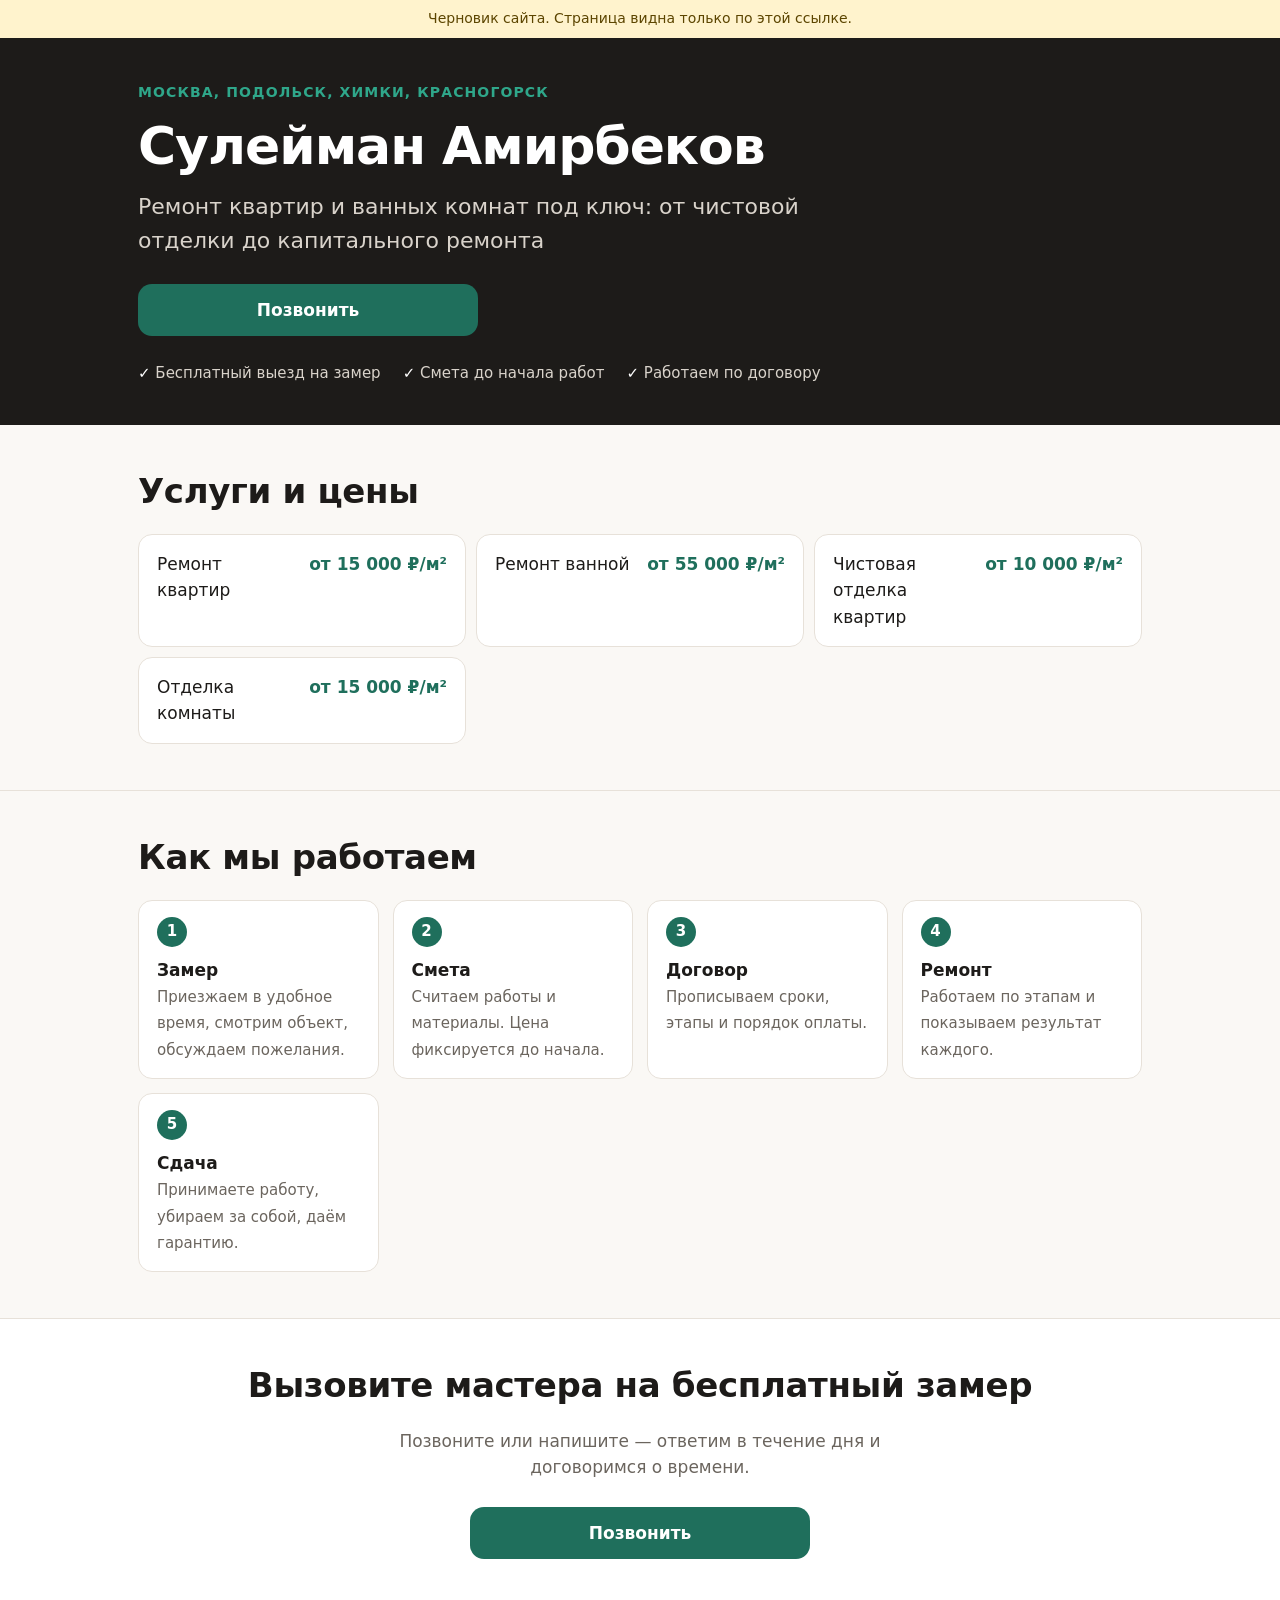
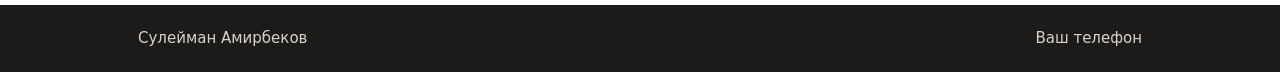
<file: amirbekov-yoour/index.html>
<!doctype html>
<html lang="ru">
<head>
<meta charset="utf-8">
<meta name="viewport" content="width=device-width, initial-scale=1">
<meta name="robots" content="noindex, nofollow">
<title>Сулейман Амирбеков — Ремонт квартир и ванных комнат под ключ: от чистовой отделки до капитального ремонта</title>
<meta name="description" content="Сулейман Амирбеков: Ремонт квартир и ванных комнат под ключ: от чистовой отделки до капитального ремонта. Москва, Подольск, Химки, Красногорск.">
<link rel="stylesheet" href="style.css">
<style>:root { --accent: #1f6f5c; }</style>
</head>
<body>
<div class="draft">Черновик сайта. Страница видна только по этой ссылке.</div>
<header class="hero">
  <div class="wrap">
    <p class="area">Москва, Подольск, Химки, Красногорск</p>
    <h1>Сулейман Амирбеков</h1>
    <p class="tagline">Ремонт квартир и ванных комнат под ключ: от чистовой отделки до капитального ремонта</p>
    <div class="buttons">
      <span class="btn btn-main">Позвонить</span>
    </div>
    <ul class="facts">
      <li>Бесплатный выезд на замер</li>
      <li>Смета до начала работ</li>
      <li>Работаем по договору</li>
    </ul>
  </div>
</header>

<main>
<section class="section">
  <div class="wrap">
    <h2>Услуги и цены</h2>
    <ul class="services">
      <li><span>Ремонт квартир</span><span class="price">от 15 000 ₽/м²</span></li>
      <li><span>Ремонт ванной</span><span class="price">от 55 000 ₽/м²</span></li>
      <li><span>Чистовая отделка квартир</span><span class="price">от 10 000 ₽/м²</span></li>
      <li><span>Отделка комнаты</span><span class="price">от 15 000 ₽/м²</span></li>
    </ul>
  </div>
</section>

<section class="section">
  <div class="wrap">
    <h2>Как мы работаем</h2>
    <ol class="steps">
      <li><strong>Замер</strong><span>Приезжаем в удобное время, смотрим объект, обсуждаем пожелания.</span></li>
      <li><strong>Смета</strong><span>Считаем работы и материалы. Цена фиксируется до начала.</span></li>
      <li><strong>Договор</strong><span>Прописываем сроки, этапы и порядок оплаты.</span></li>
      <li><strong>Ремонт</strong><span>Работаем по этапам и показываем результат каждого.</span></li>
      <li><strong>Сдача</strong><span>Принимаете работу, убираем за собой, даём гарантию.</span></li>
    </ol>
  </div>
</section>

<section class="section cta">
  <div class="wrap">
    <h2>Вызовите мастера на бесплатный замер</h2>
    <p>Позвоните или напишите — ответим в течение дня и договоримся о времени.</p>
    <div class="buttons">
      <span class="btn btn-main">Позвонить</span>
    </div>
  </div>
</section>
</main>

<footer class="footer">
  <div class="wrap">
    <span>Сулейман Амирбеков</span>
    <span>Ваш телефон</span>
  </div>
</footer>
</body>
</html>
</file>
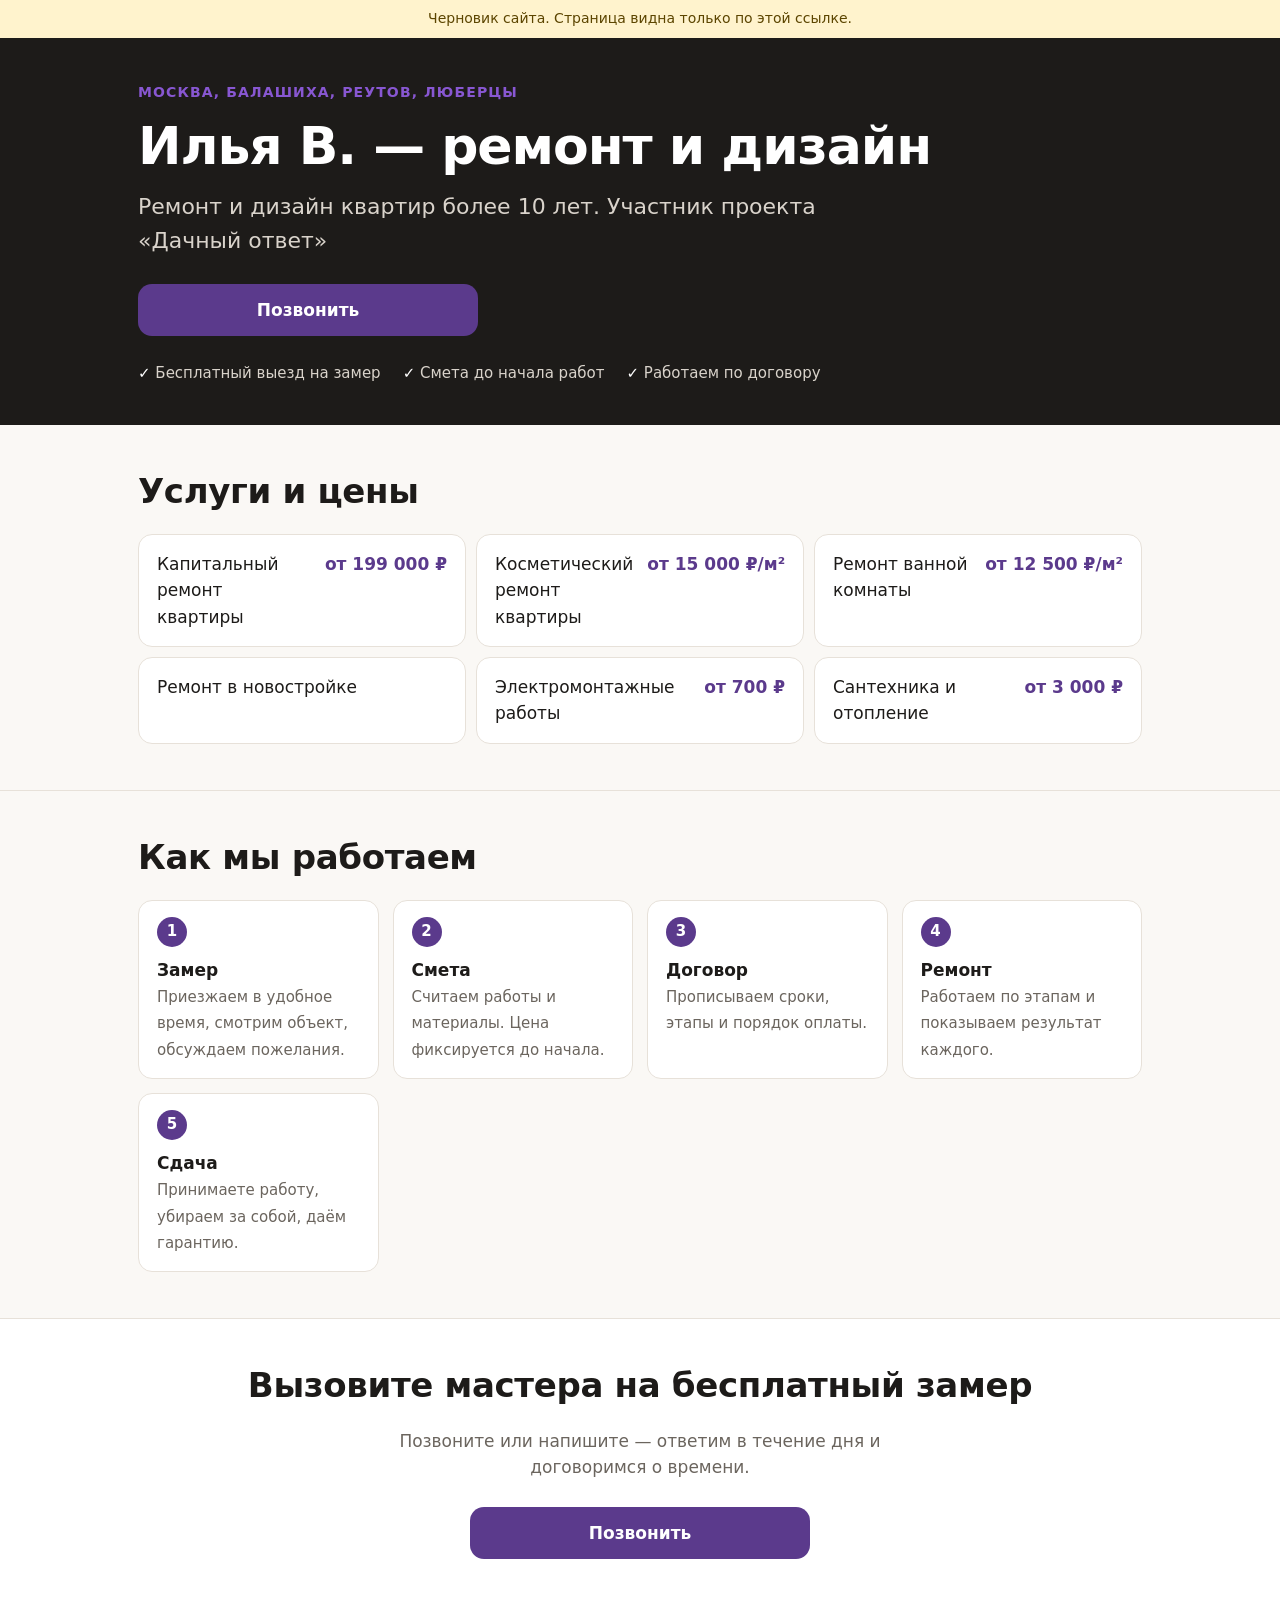
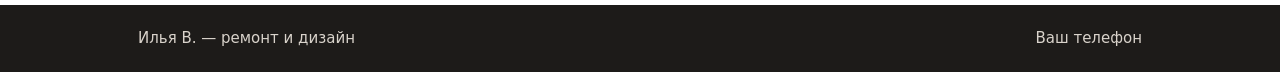
<file: ilya-v5vqe/index.html>
<!doctype html>
<html lang="ru">
<head>
<meta charset="utf-8">
<meta name="viewport" content="width=device-width, initial-scale=1">
<meta name="robots" content="noindex, nofollow">
<title>Илья В. — ремонт и дизайн — Ремонт и дизайн квартир более 10 лет. Участник проекта «Дачный ответ»</title>
<meta name="description" content="Илья В. — ремонт и дизайн: Ремонт и дизайн квартир более 10 лет. Участник проекта «Дачный ответ». Москва, Балашиха, Реутов, Люберцы.">
<link rel="stylesheet" href="style.css">
<style>:root { --accent: #5b3a8c; }</style>
</head>
<body>
<div class="draft">Черновик сайта. Страница видна только по этой ссылке.</div>
<header class="hero">
  <div class="wrap">
    <p class="area">Москва, Балашиха, Реутов, Люберцы</p>
    <h1>Илья В. — ремонт и дизайн</h1>
    <p class="tagline">Ремонт и дизайн квартир более 10 лет. Участник проекта «Дачный ответ»</p>
    <div class="buttons">
      <span class="btn btn-main">Позвонить</span>
    </div>
    <ul class="facts">
      <li>Бесплатный выезд на замер</li>
      <li>Смета до начала работ</li>
      <li>Работаем по договору</li>
    </ul>
  </div>
</header>

<main>
<section class="section">
  <div class="wrap">
    <h2>Услуги и цены</h2>
    <ul class="services">
      <li><span>Капитальный ремонт квартиры</span><span class="price">от 199 000 ₽</span></li>
      <li><span>Косметический ремонт квартиры</span><span class="price">от 15 000 ₽/м²</span></li>
      <li><span>Ремонт ванной комнаты</span><span class="price">от 12 500 ₽/м²</span></li>
      <li><span>Ремонт в новостройке</span></li>
      <li><span>Электромонтажные работы</span><span class="price">от 700 ₽</span></li>
      <li><span>Сантехника и отопление</span><span class="price">от 3 000 ₽</span></li>
    </ul>
  </div>
</section>

<section class="section">
  <div class="wrap">
    <h2>Как мы работаем</h2>
    <ol class="steps">
      <li><strong>Замер</strong><span>Приезжаем в удобное время, смотрим объект, обсуждаем пожелания.</span></li>
      <li><strong>Смета</strong><span>Считаем работы и материалы. Цена фиксируется до начала.</span></li>
      <li><strong>Договор</strong><span>Прописываем сроки, этапы и порядок оплаты.</span></li>
      <li><strong>Ремонт</strong><span>Работаем по этапам и показываем результат каждого.</span></li>
      <li><strong>Сдача</strong><span>Принимаете работу, убираем за собой, даём гарантию.</span></li>
    </ol>
  </div>
</section>

<section class="section cta">
  <div class="wrap">
    <h2>Вызовите мастера на бесплатный замер</h2>
    <p>Позвоните или напишите — ответим в течение дня и договоримся о времени.</p>
    <div class="buttons">
      <span class="btn btn-main">Позвонить</span>
    </div>
  </div>
</section>
</main>

<footer class="footer">
  <div class="wrap">
    <span>Илья В. — ремонт и дизайн</span>
    <span>Ваш телефон</span>
  </div>
</footer>
</body>
</html>
</file>
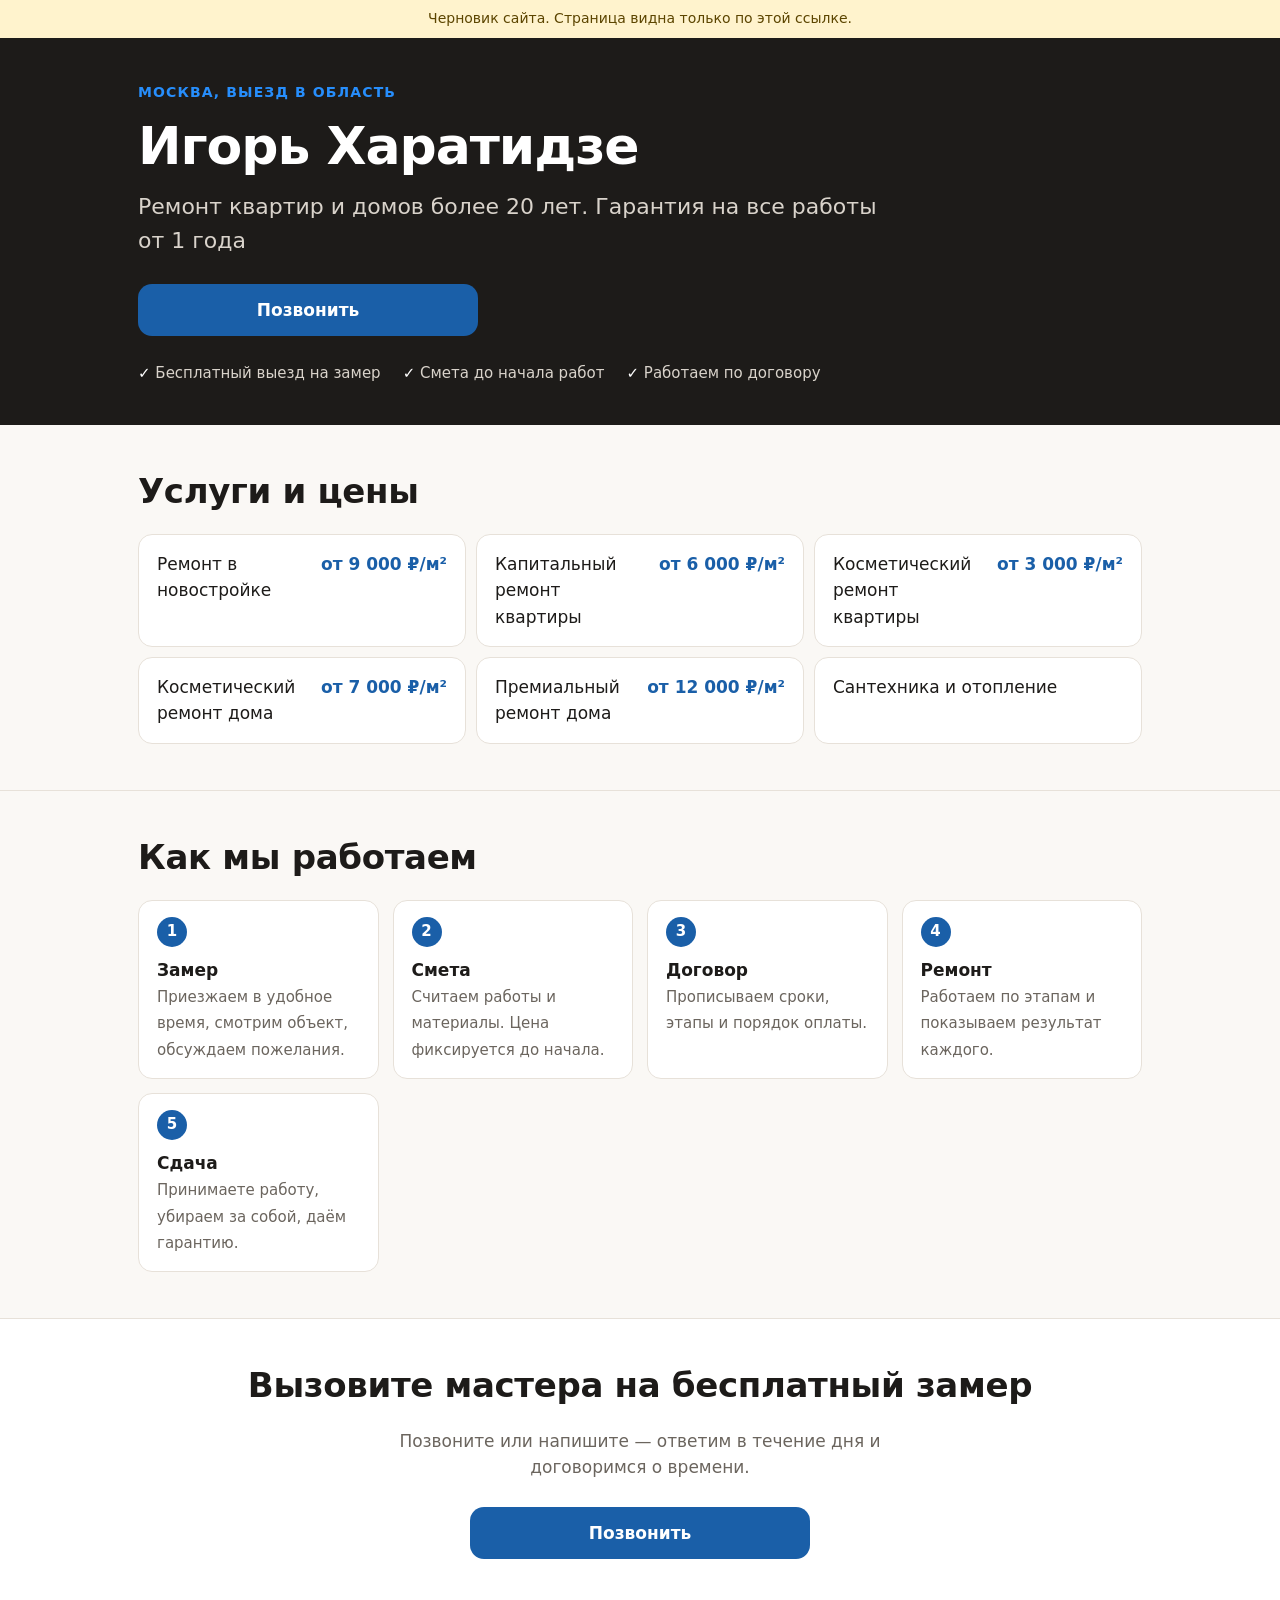
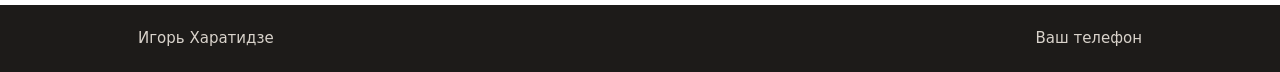
<file: kharatidze-4eoux/index.html>
<!doctype html>
<html lang="ru">
<head>
<meta charset="utf-8">
<meta name="viewport" content="width=device-width, initial-scale=1">
<meta name="robots" content="noindex, nofollow">
<title>Игорь Харатидзе — Ремонт квартир и домов более 20 лет. Гарантия на все работы от 1 года</title>
<meta name="description" content="Игорь Харатидзе: Ремонт квартир и домов более 20 лет. Гарантия на все работы от 1 года. Москва, выезд в область.">
<link rel="stylesheet" href="style.css">
<style>:root { --accent: #1a5fa8; }</style>
</head>
<body>
<div class="draft">Черновик сайта. Страница видна только по этой ссылке.</div>
<header class="hero">
  <div class="wrap">
    <p class="area">Москва, выезд в область</p>
    <h1>Игорь Харатидзе</h1>
    <p class="tagline">Ремонт квартир и домов более 20 лет. Гарантия на все работы от 1 года</p>
    <div class="buttons">
      <span class="btn btn-main">Позвонить</span>
    </div>
    <ul class="facts">
      <li>Бесплатный выезд на замер</li>
      <li>Смета до начала работ</li>
      <li>Работаем по договору</li>
    </ul>
  </div>
</header>

<main>
<section class="section">
  <div class="wrap">
    <h2>Услуги и цены</h2>
    <ul class="services">
      <li><span>Ремонт в новостройке</span><span class="price">от 9 000 ₽/м²</span></li>
      <li><span>Капитальный ремонт квартиры</span><span class="price">от 6 000 ₽/м²</span></li>
      <li><span>Косметический ремонт квартиры</span><span class="price">от 3 000 ₽/м²</span></li>
      <li><span>Косметический ремонт дома</span><span class="price">от 7 000 ₽/м²</span></li>
      <li><span>Премиальный ремонт дома</span><span class="price">от 12 000 ₽/м²</span></li>
      <li><span>Сантехника и отопление</span></li>
    </ul>
  </div>
</section>

<section class="section">
  <div class="wrap">
    <h2>Как мы работаем</h2>
    <ol class="steps">
      <li><strong>Замер</strong><span>Приезжаем в удобное время, смотрим объект, обсуждаем пожелания.</span></li>
      <li><strong>Смета</strong><span>Считаем работы и материалы. Цена фиксируется до начала.</span></li>
      <li><strong>Договор</strong><span>Прописываем сроки, этапы и порядок оплаты.</span></li>
      <li><strong>Ремонт</strong><span>Работаем по этапам и показываем результат каждого.</span></li>
      <li><strong>Сдача</strong><span>Принимаете работу, убираем за собой, даём гарантию.</span></li>
    </ol>
  </div>
</section>

<section class="section cta">
  <div class="wrap">
    <h2>Вызовите мастера на бесплатный замер</h2>
    <p>Позвоните или напишите — ответим в течение дня и договоримся о времени.</p>
    <div class="buttons">
      <span class="btn btn-main">Позвонить</span>
    </div>
  </div>
</section>
</main>

<footer class="footer">
  <div class="wrap">
    <span>Игорь Харатидзе</span>
    <span>Ваш телефон</span>
  </div>
</footer>
</body>
</html>
</file>
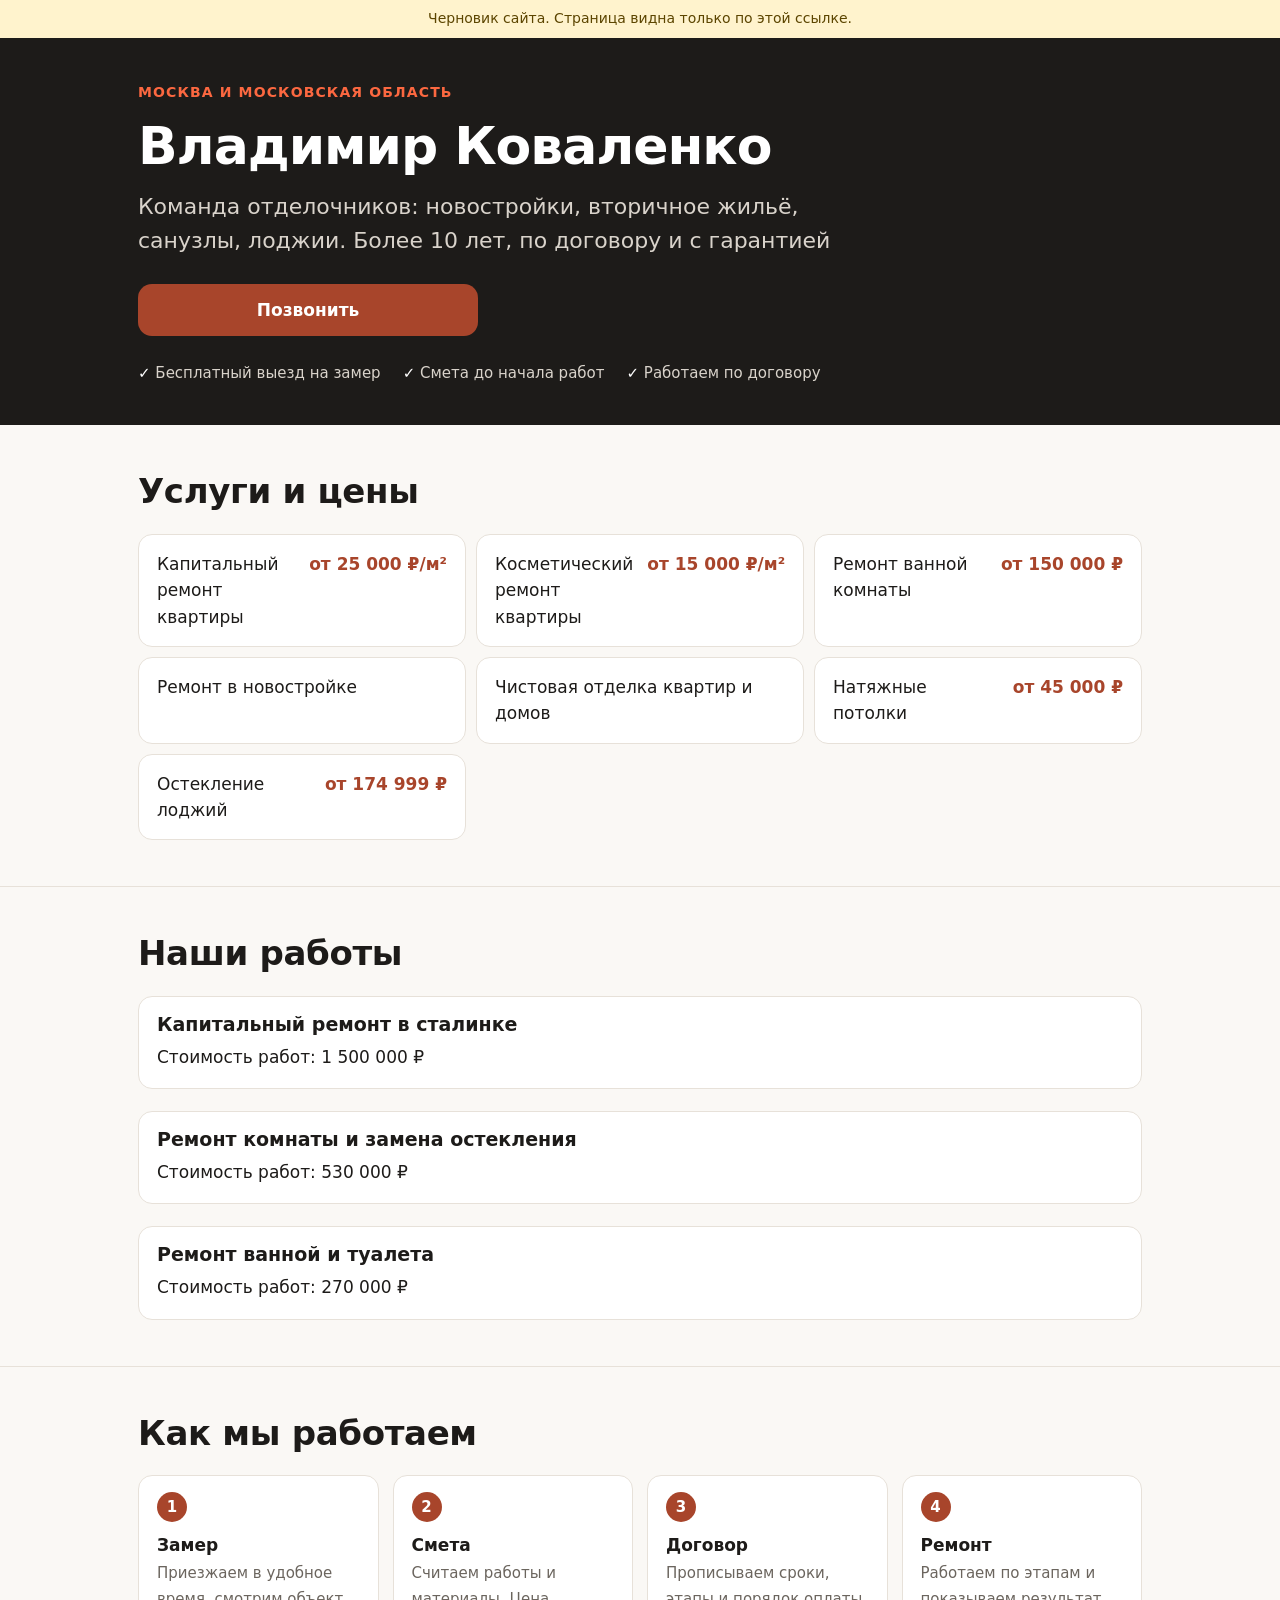
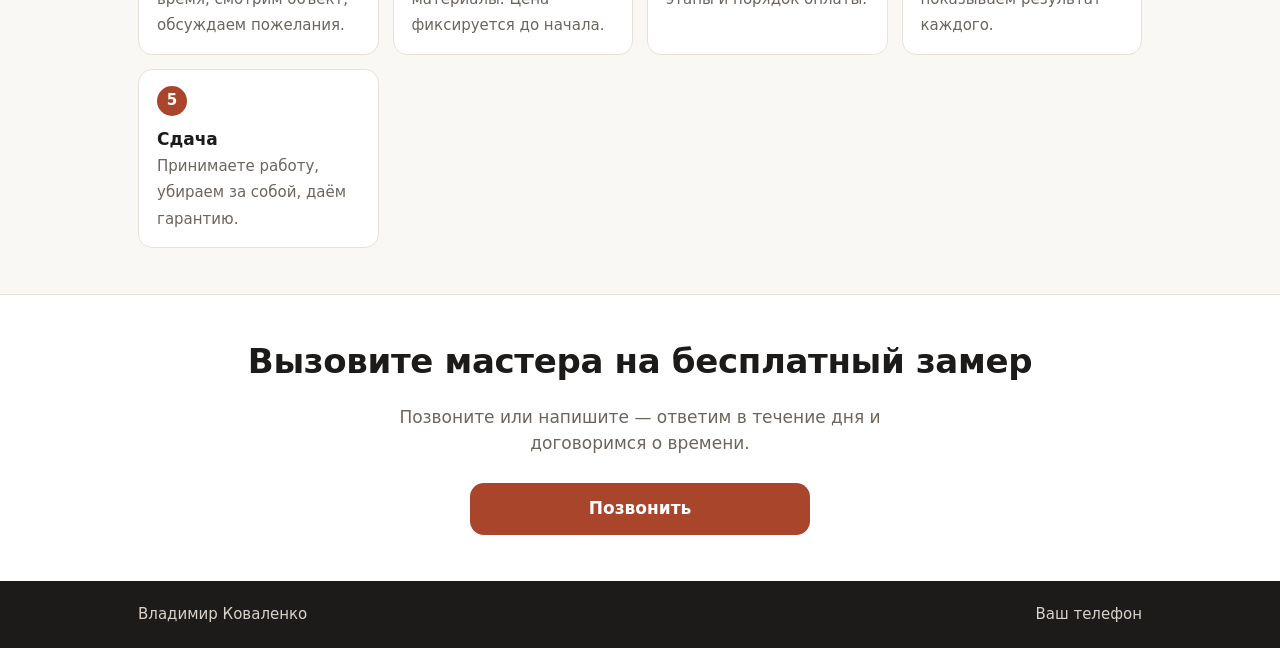
<file: kovalenko-ywr42/index.html>
<!doctype html>
<html lang="ru">
<head>
<meta charset="utf-8">
<meta name="viewport" content="width=device-width, initial-scale=1">
<meta name="robots" content="noindex, nofollow">
<title>Владимир Коваленко — Команда отделочников: новостройки, вторичное жильё, санузлы, лоджии. Более 10 лет, по договору и с гарантией</title>
<meta name="description" content="Владимир Коваленко: Команда отделочников: новостройки, вторичное жильё, санузлы, лоджии. Более 10 лет, по договору и с гарантией. Москва и Московская область.">
<link rel="stylesheet" href="style.css">
<style>:root { --accent: #a8452b; }</style>
</head>
<body>
<div class="draft">Черновик сайта. Страница видна только по этой ссылке.</div>
<header class="hero">
  <div class="wrap">
    <p class="area">Москва и Московская область</p>
    <h1>Владимир Коваленко</h1>
    <p class="tagline">Команда отделочников: новостройки, вторичное жильё, санузлы, лоджии. Более 10 лет, по договору и с гарантией</p>
    <div class="buttons">
      <span class="btn btn-main">Позвонить</span>
    </div>
    <ul class="facts">
      <li>Бесплатный выезд на замер</li>
      <li>Смета до начала работ</li>
      <li>Работаем по договору</li>
    </ul>
  </div>
</header>

<main>
<section class="section">
  <div class="wrap">
    <h2>Услуги и цены</h2>
    <ul class="services">
      <li><span>Капитальный ремонт квартиры</span><span class="price">от 25 000 ₽/м²</span></li>
      <li><span>Косметический ремонт квартиры</span><span class="price">от 15 000 ₽/м²</span></li>
      <li><span>Ремонт ванной комнаты</span><span class="price">от 150 000 ₽</span></li>
      <li><span>Ремонт в новостройке</span></li>
      <li><span>Чистовая отделка квартир и домов</span></li>
      <li><span>Натяжные потолки</span><span class="price">от 45 000 ₽</span></li>
      <li><span>Остекление лоджий</span><span class="price">от 174 999 ₽</span></li>
    </ul>
  </div>
</section>
<section class="section">
  <div class="wrap">
    <h2>Наши работы</h2>
    <div class="projects">
      <article class="project">
        <div class="project-text">
          <h3>Капитальный ремонт в сталинке</h3>
          <p class="project-note">Стоимость работ: 1 500 000 ₽</p>
        </div>
      </article>
      <article class="project">
        <div class="project-text">
          <h3>Ремонт комнаты и замена остекления</h3>
          <p class="project-note">Стоимость работ: 530 000 ₽</p>
        </div>
      </article>
      <article class="project">
        <div class="project-text">
          <h3>Ремонт ванной и туалета</h3>
          <p class="project-note">Стоимость работ: 270 000 ₽</p>
        </div>
      </article>
    </div>
  </div>
</section>
<section class="section">
  <div class="wrap">
    <h2>Как мы работаем</h2>
    <ol class="steps">
      <li><strong>Замер</strong><span>Приезжаем в удобное время, смотрим объект, обсуждаем пожелания.</span></li>
      <li><strong>Смета</strong><span>Считаем работы и материалы. Цена фиксируется до начала.</span></li>
      <li><strong>Договор</strong><span>Прописываем сроки, этапы и порядок оплаты.</span></li>
      <li><strong>Ремонт</strong><span>Работаем по этапам и показываем результат каждого.</span></li>
      <li><strong>Сдача</strong><span>Принимаете работу, убираем за собой, даём гарантию.</span></li>
    </ol>
  </div>
</section>

<section class="section cta">
  <div class="wrap">
    <h2>Вызовите мастера на бесплатный замер</h2>
    <p>Позвоните или напишите — ответим в течение дня и договоримся о времени.</p>
    <div class="buttons">
      <span class="btn btn-main">Позвонить</span>
    </div>
  </div>
</section>
</main>

<footer class="footer">
  <div class="wrap">
    <span>Владимир Коваленко</span>
    <span>Ваш телефон</span>
  </div>
</footer>
</body>
</html>
</file>
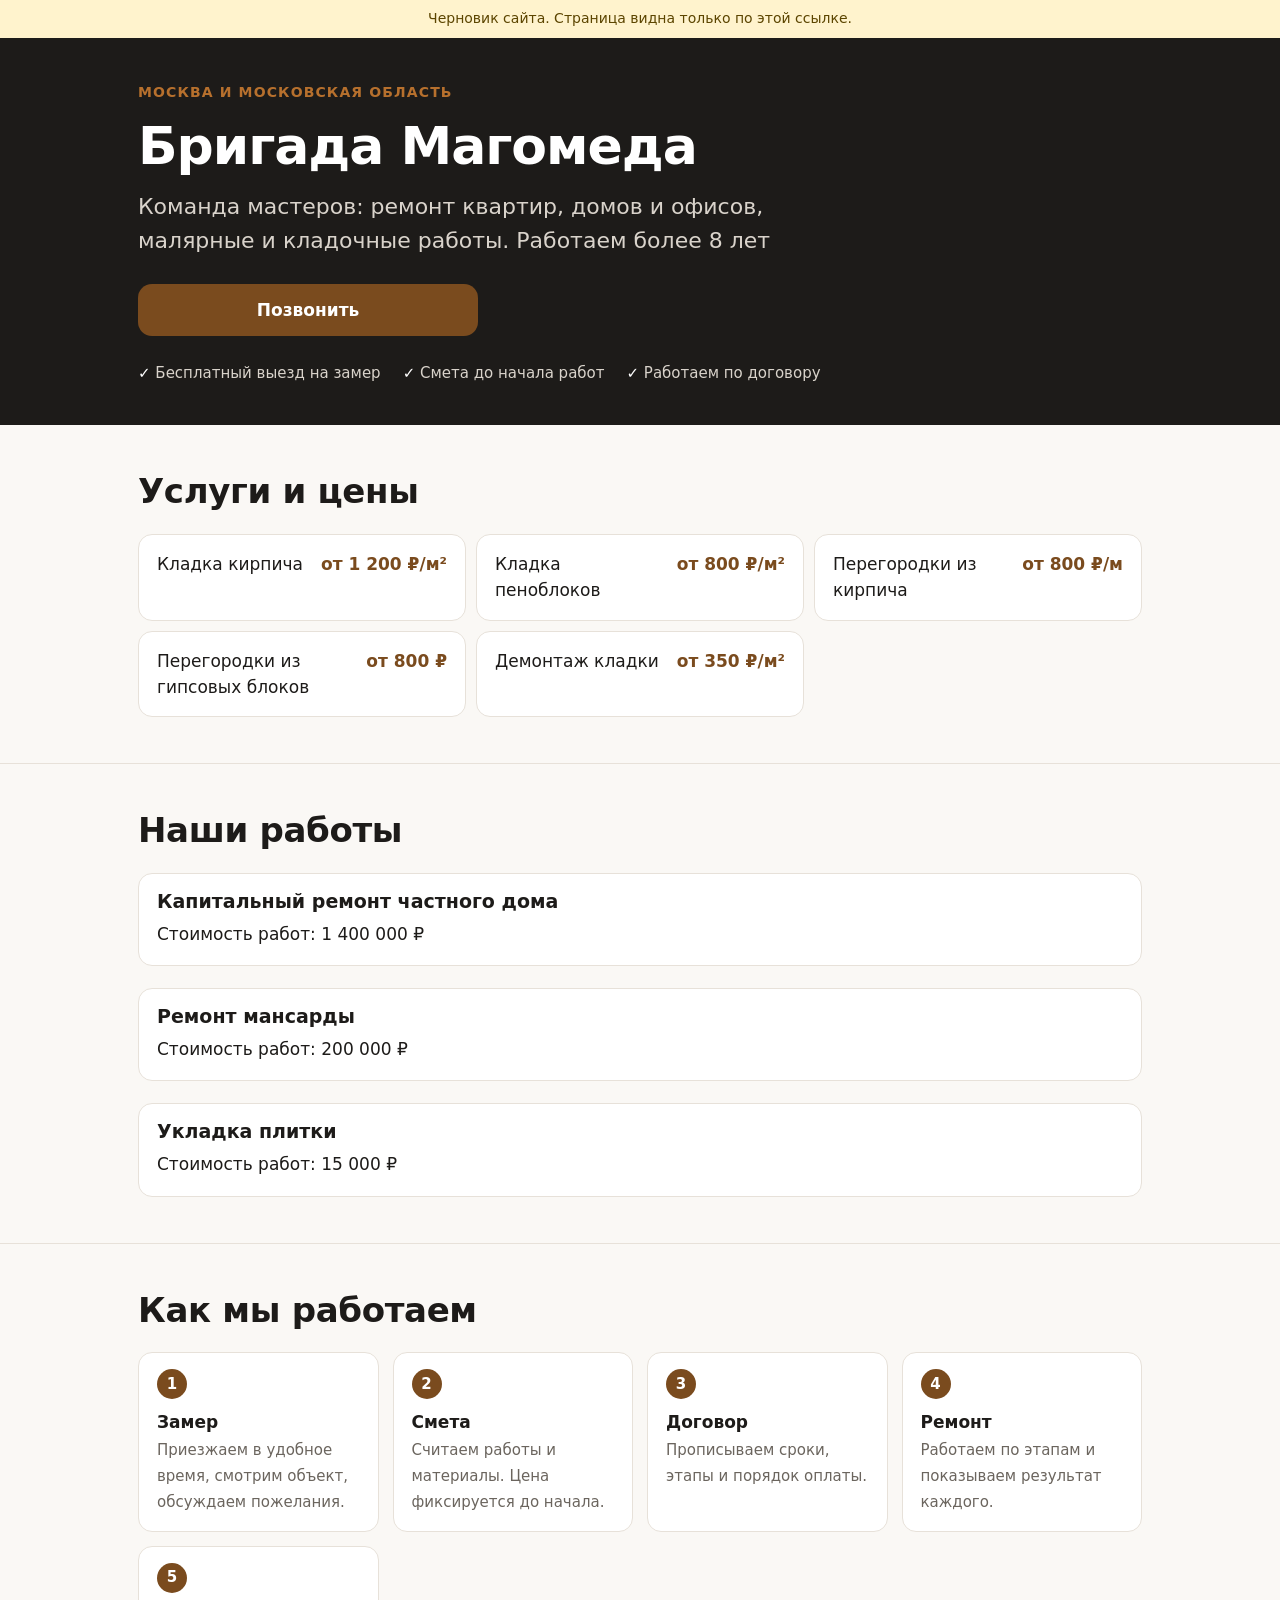
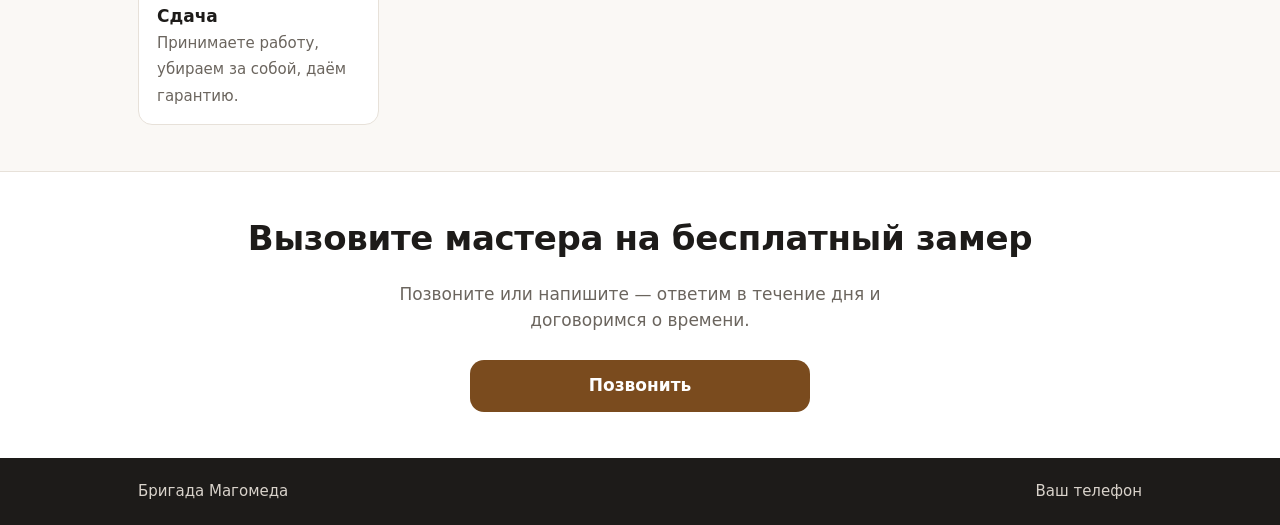
<file: magomed-mywr7/index.html>
<!doctype html>
<html lang="ru">
<head>
<meta charset="utf-8">
<meta name="viewport" content="width=device-width, initial-scale=1">
<meta name="robots" content="noindex, nofollow">
<title>Бригада Магомеда — Команда мастеров: ремонт квартир, домов и офисов, малярные и кладочные работы. Работаем более 8 лет</title>
<meta name="description" content="Бригада Магомеда: Команда мастеров: ремонт квартир, домов и офисов, малярные и кладочные работы. Работаем более 8 лет. Москва и Московская область.">
<link rel="stylesheet" href="style.css">
<style>:root { --accent: #7a4b1e; }</style>
</head>
<body>
<div class="draft">Черновик сайта. Страница видна только по этой ссылке.</div>
<header class="hero">
  <div class="wrap">
    <p class="area">Москва и Московская область</p>
    <h1>Бригада Магомеда</h1>
    <p class="tagline">Команда мастеров: ремонт квартир, домов и офисов, малярные и кладочные работы. Работаем более 8 лет</p>
    <div class="buttons">
      <span class="btn btn-main">Позвонить</span>
    </div>
    <ul class="facts">
      <li>Бесплатный выезд на замер</li>
      <li>Смета до начала работ</li>
      <li>Работаем по договору</li>
    </ul>
  </div>
</header>

<main>
<section class="section">
  <div class="wrap">
    <h2>Услуги и цены</h2>
    <ul class="services">
      <li><span>Кладка кирпича</span><span class="price">от 1 200 ₽/м²</span></li>
      <li><span>Кладка пеноблоков</span><span class="price">от 800 ₽/м²</span></li>
      <li><span>Перегородки из кирпича</span><span class="price">от 800 ₽/м</span></li>
      <li><span>Перегородки из гипсовых блоков</span><span class="price">от 800 ₽</span></li>
      <li><span>Демонтаж кладки</span><span class="price">от 350 ₽/м²</span></li>
    </ul>
  </div>
</section>
<section class="section">
  <div class="wrap">
    <h2>Наши работы</h2>
    <div class="projects">
      <article class="project">
        <div class="project-text">
          <h3>Капитальный ремонт частного дома</h3>
          <p class="project-note">Стоимость работ: 1 400 000 ₽</p>
        </div>
      </article>
      <article class="project">
        <div class="project-text">
          <h3>Ремонт мансарды</h3>
          <p class="project-note">Стоимость работ: 200 000 ₽</p>
        </div>
      </article>
      <article class="project">
        <div class="project-text">
          <h3>Укладка плитки</h3>
          <p class="project-note">Стоимость работ: 15 000 ₽</p>
        </div>
      </article>
    </div>
  </div>
</section>
<section class="section">
  <div class="wrap">
    <h2>Как мы работаем</h2>
    <ol class="steps">
      <li><strong>Замер</strong><span>Приезжаем в удобное время, смотрим объект, обсуждаем пожелания.</span></li>
      <li><strong>Смета</strong><span>Считаем работы и материалы. Цена фиксируется до начала.</span></li>
      <li><strong>Договор</strong><span>Прописываем сроки, этапы и порядок оплаты.</span></li>
      <li><strong>Ремонт</strong><span>Работаем по этапам и показываем результат каждого.</span></li>
      <li><strong>Сдача</strong><span>Принимаете работу, убираем за собой, даём гарантию.</span></li>
    </ol>
  </div>
</section>

<section class="section cta">
  <div class="wrap">
    <h2>Вызовите мастера на бесплатный замер</h2>
    <p>Позвоните или напишите — ответим в течение дня и договоримся о времени.</p>
    <div class="buttons">
      <span class="btn btn-main">Позвонить</span>
    </div>
  </div>
</section>
</main>

<footer class="footer">
  <div class="wrap">
    <span>Бригада Магомеда</span>
    <span>Ваш телефон</span>
  </div>
</footer>
</body>
</html>
</file>
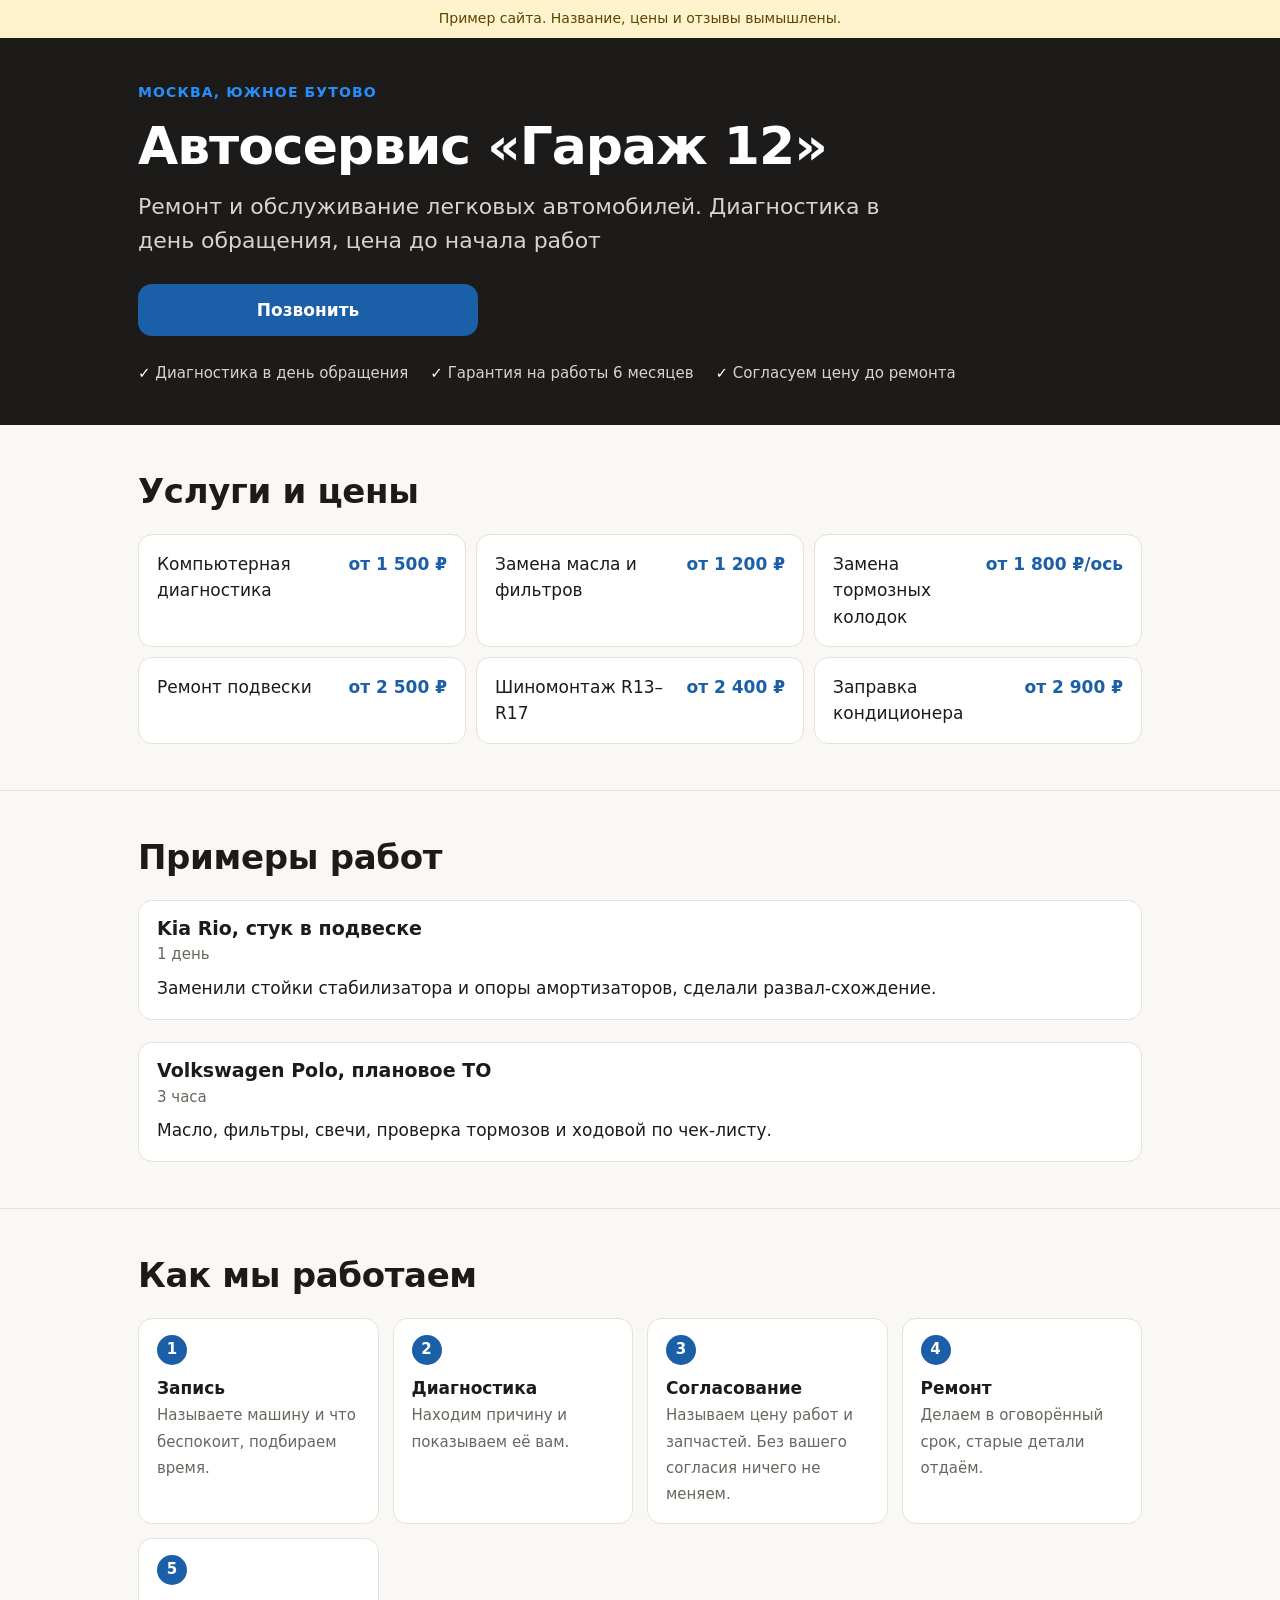
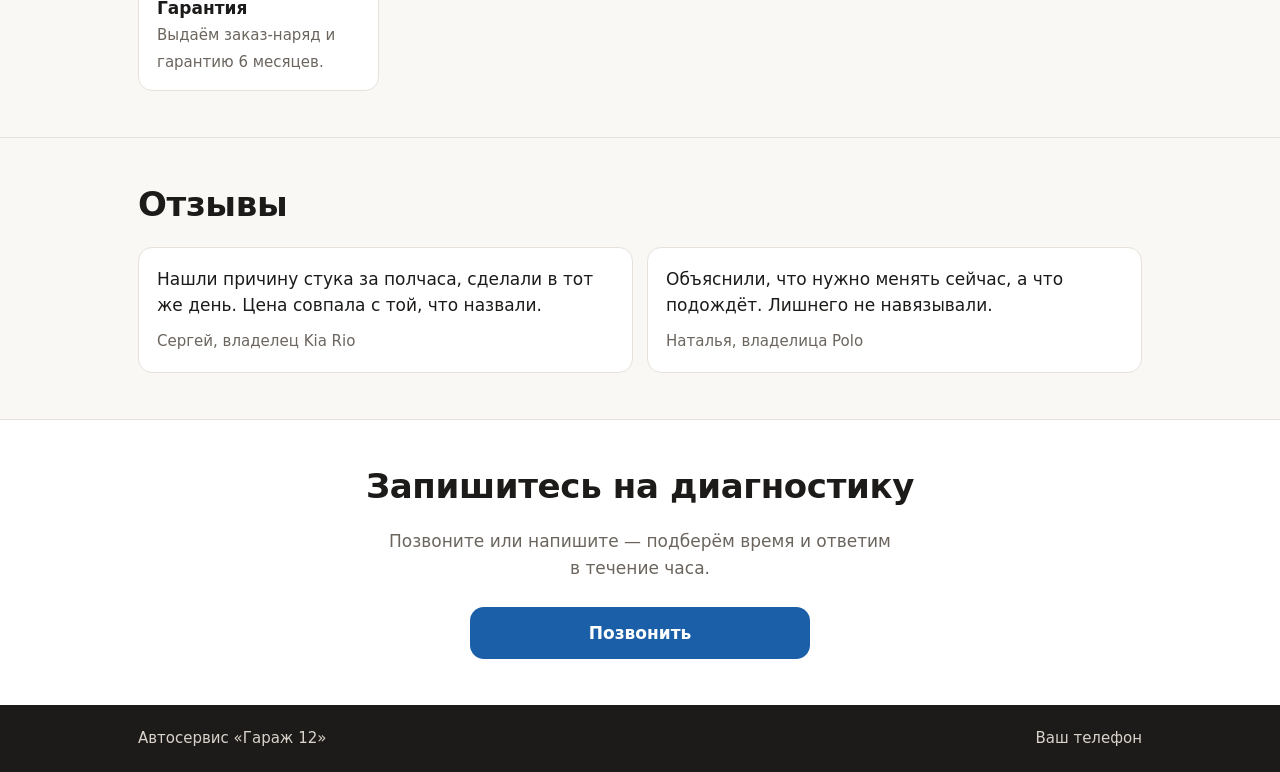
<file: primer-avto/index.html>
<!doctype html>
<html lang="ru">
<head>
<meta charset="utf-8">
<meta name="viewport" content="width=device-width, initial-scale=1">
<meta name="robots" content="noindex, nofollow">
<title>Автосервис «Гараж 12» — Ремонт и обслуживание легковых автомобилей. Диагностика в день обращения, цена до начала работ</title>
<meta name="description" content="Автосервис «Гараж 12»: Ремонт и обслуживание легковых автомобилей. Диагностика в день обращения, цена до начала работ. Москва, Южное Бутово.">
<link rel="stylesheet" href="style.css">
<style>:root { --accent: #1a5fa8; }</style>
</head>
<body>
<div class="draft">Пример сайта. Название, цены и отзывы вымышлены.</div>
<header class="hero">
  <div class="wrap">
    <p class="area">Москва, Южное Бутово</p>
    <h1>Автосервис «Гараж 12»</h1>
    <p class="tagline">Ремонт и обслуживание легковых автомобилей. Диагностика в день обращения, цена до начала работ</p>
    <div class="buttons">
      <span class="btn btn-main">Позвонить</span>
    </div>
    <ul class="facts">
      <li>Диагностика в день обращения</li>
      <li>Гарантия на работы 6 месяцев</li>
      <li>Согласуем цену до ремонта</li>
    </ul>
  </div>
</header>

<main>
<section class="section">
  <div class="wrap">
    <h2>Услуги и цены</h2>
    <ul class="services">
      <li><span>Компьютерная диагностика</span><span class="price">от 1 500 ₽</span></li>
      <li><span>Замена масла и фильтров</span><span class="price">от 1 200 ₽</span></li>
      <li><span>Замена тормозных колодок</span><span class="price">от 1 800 ₽/ось</span></li>
      <li><span>Ремонт подвески</span><span class="price">от 2 500 ₽</span></li>
      <li><span>Шиномонтаж R13–R17</span><span class="price">от 2 400 ₽</span></li>
      <li><span>Заправка кондиционера</span><span class="price">от 2 900 ₽</span></li>
    </ul>
  </div>
</section>
<section class="section">
  <div class="wrap">
    <h2>Примеры работ</h2>
    <div class="projects">
      <article class="project">
        <div class="project-text">
          <h3>Kia Rio, стук в подвеске</h3>
          <p class="project-meta">1 день</p>
          <p class="project-note">Заменили стойки стабилизатора и опоры амортизаторов, сделали развал-схождение.</p>
        </div>
      </article>
      <article class="project">
        <div class="project-text">
          <h3>Volkswagen Polo, плановое ТО</h3>
          <p class="project-meta">3 часа</p>
          <p class="project-note">Масло, фильтры, свечи, проверка тормозов и ходовой по чек-листу.</p>
        </div>
      </article>
    </div>
  </div>
</section>
<section class="section">
  <div class="wrap">
    <h2>Как мы работаем</h2>
    <ol class="steps">
      <li><strong>Запись</strong><span>Называете машину и что беспокоит, подбираем время.</span></li>
      <li><strong>Диагностика</strong><span>Находим причину и показываем её вам.</span></li>
      <li><strong>Согласование</strong><span>Называем цену работ и запчастей. Без вашего согласия ничего не меняем.</span></li>
      <li><strong>Ремонт</strong><span>Делаем в оговорённый срок, старые детали отдаём.</span></li>
      <li><strong>Гарантия</strong><span>Выдаём заказ-наряд и гарантию 6 месяцев.</span></li>
    </ol>
  </div>
</section>
<section class="section">
  <div class="wrap">
    <h2>Отзывы</h2>
    <div class="reviews">
      <blockquote class="review"><p>Нашли причину стука за полчаса, сделали в тот же день. Цена совпала с той, что назвали.</p><footer>Сергей, владелец Kia Rio</footer></blockquote>
      <blockquote class="review"><p>Объяснили, что нужно менять сейчас, а что подождёт. Лишнего не навязывали.</p><footer>Наталья, владелица Polo</footer></blockquote>
    </div>
  </div>
</section>
<section class="section cta">
  <div class="wrap">
    <h2>Запишитесь на диагностику</h2>
    <p>Позвоните или напишите — подберём время и ответим в течение часа.</p>
    <div class="buttons">
      <span class="btn btn-main">Позвонить</span>
    </div>
  </div>
</section>
</main>

<footer class="footer">
  <div class="wrap">
    <span>Автосервис «Гараж 12»</span>
    <span>Ваш телефон</span>
  </div>
</footer>
</body>
</html>
</file>
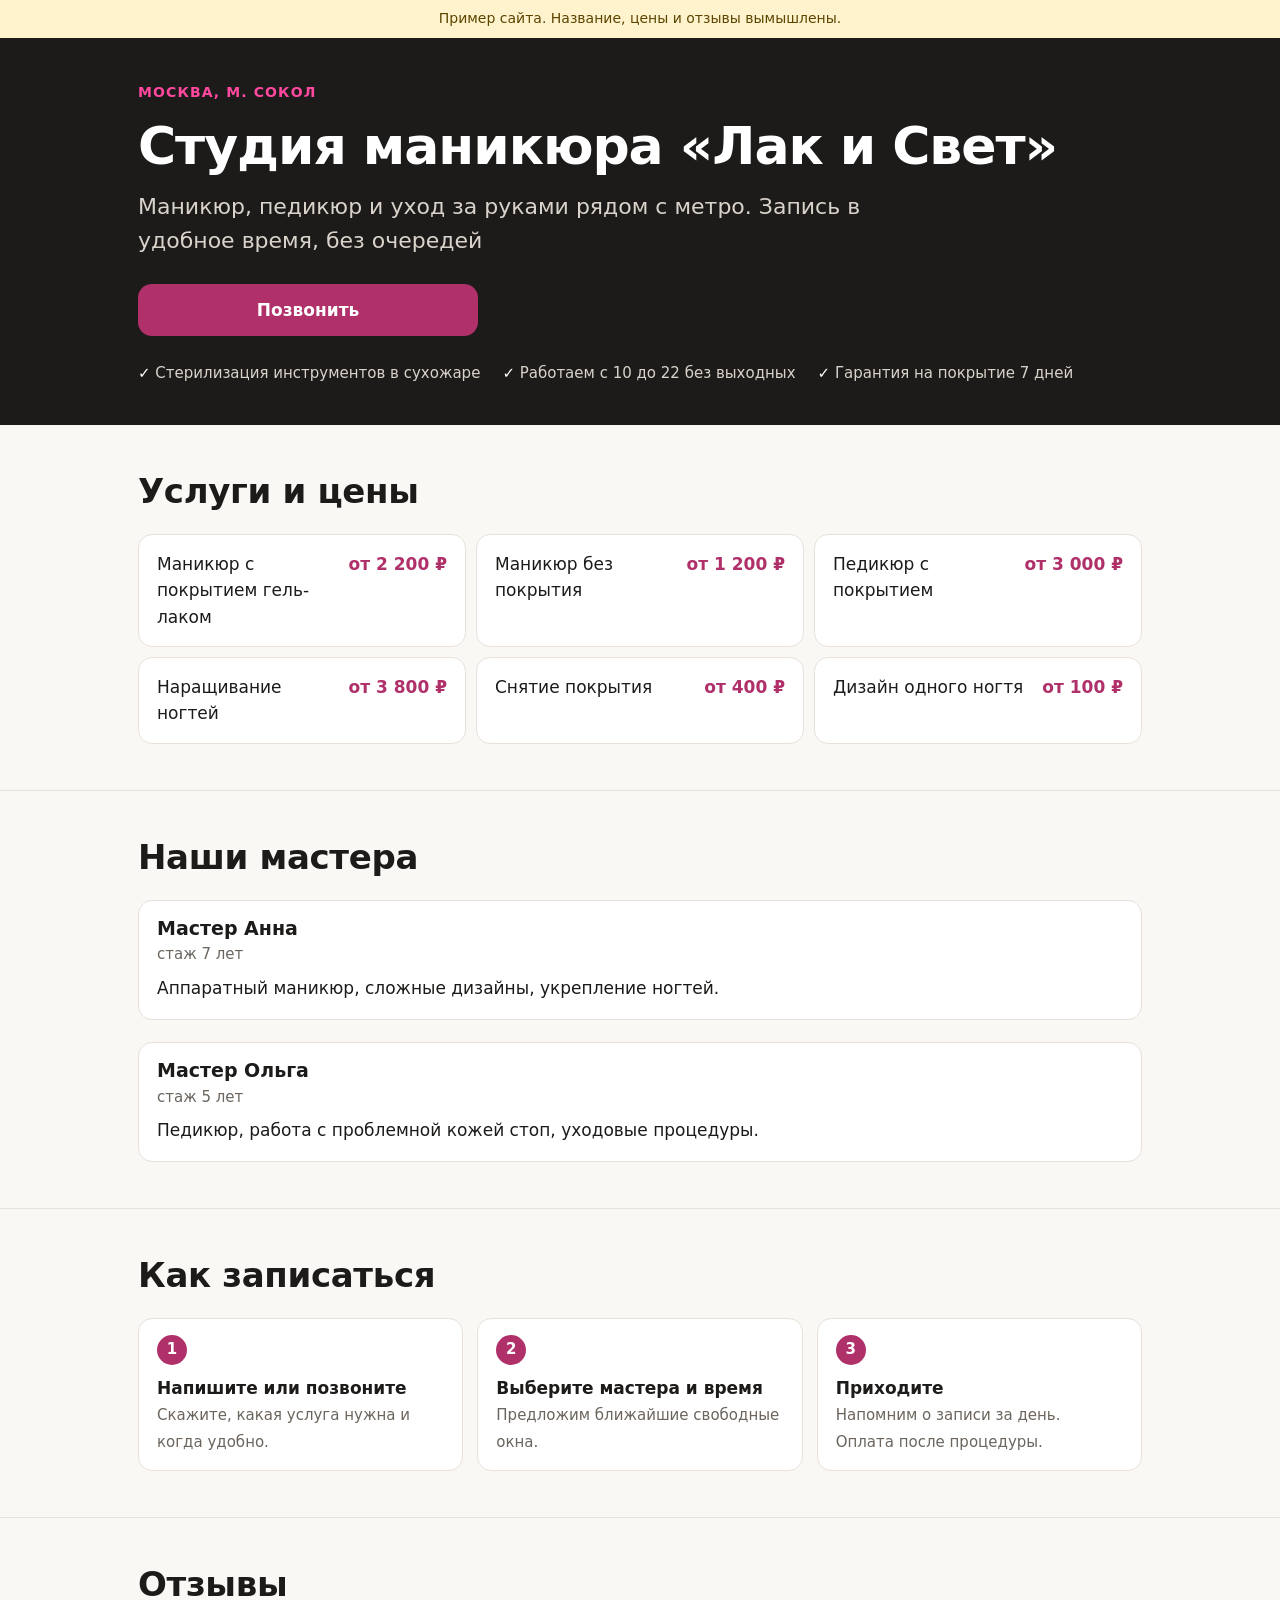
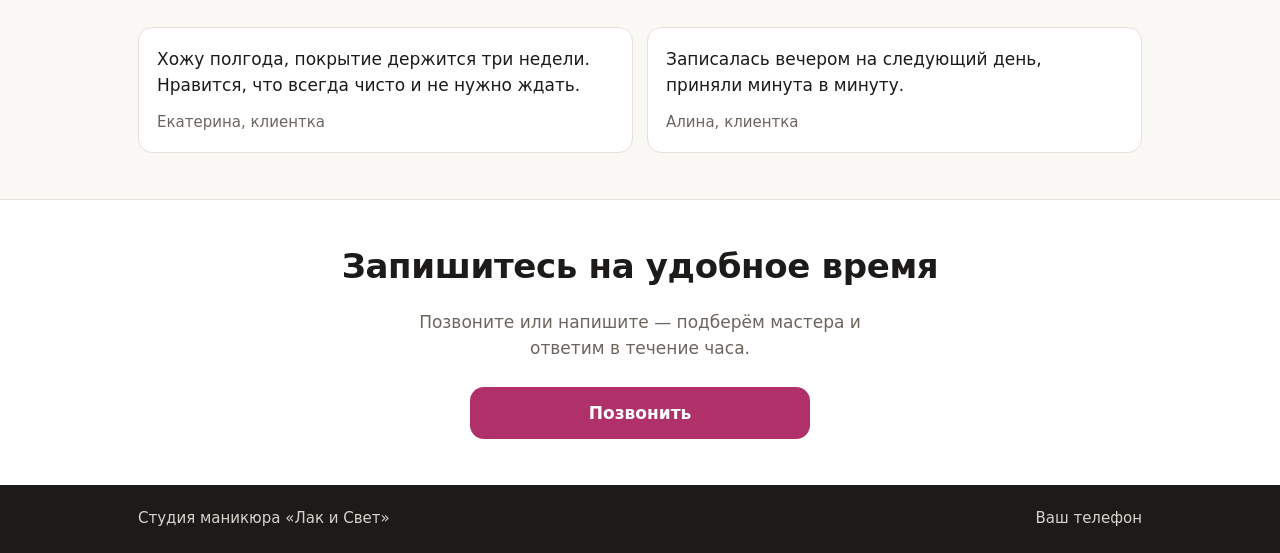
<file: primer-salon/index.html>
<!doctype html>
<html lang="ru">
<head>
<meta charset="utf-8">
<meta name="viewport" content="width=device-width, initial-scale=1">
<meta name="robots" content="noindex, nofollow">
<title>Студия маникюра «Лак и Свет» — Маникюр, педикюр и уход за руками рядом с метро. Запись в удобное время, без очередей</title>
<meta name="description" content="Студия маникюра «Лак и Свет»: Маникюр, педикюр и уход за руками рядом с метро. Запись в удобное время, без очередей. Москва, м. Сокол.">
<link rel="stylesheet" href="style.css">
<style>:root { --accent: #b0306a; }</style>
</head>
<body>
<div class="draft">Пример сайта. Название, цены и отзывы вымышлены.</div>
<header class="hero">
  <div class="wrap">
    <p class="area">Москва, м. Сокол</p>
    <h1>Студия маникюра «Лак и Свет»</h1>
    <p class="tagline">Маникюр, педикюр и уход за руками рядом с метро. Запись в удобное время, без очередей</p>
    <div class="buttons">
      <span class="btn btn-main">Позвонить</span>
    </div>
    <ul class="facts">
      <li>Стерилизация инструментов в сухожаре</li>
      <li>Работаем с 10 до 22 без выходных</li>
      <li>Гарантия на покрытие 7 дней</li>
    </ul>
  </div>
</header>

<main>
<section class="section">
  <div class="wrap">
    <h2>Услуги и цены</h2>
    <ul class="services">
      <li><span>Маникюр с покрытием гель-лаком</span><span class="price">от 2 200 ₽</span></li>
      <li><span>Маникюр без покрытия</span><span class="price">от 1 200 ₽</span></li>
      <li><span>Педикюр с покрытием</span><span class="price">от 3 000 ₽</span></li>
      <li><span>Наращивание ногтей</span><span class="price">от 3 800 ₽</span></li>
      <li><span>Снятие покрытия</span><span class="price">от 400 ₽</span></li>
      <li><span>Дизайн одного ногтя</span><span class="price">от 100 ₽</span></li>
    </ul>
  </div>
</section>
<section class="section">
  <div class="wrap">
    <h2>Наши мастера</h2>
    <div class="projects">
      <article class="project">
        <div class="project-text">
          <h3>Мастер Анна</h3>
          <p class="project-meta">стаж 7 лет</p>
          <p class="project-note">Аппаратный маникюр, сложные дизайны, укрепление ногтей.</p>
        </div>
      </article>
      <article class="project">
        <div class="project-text">
          <h3>Мастер Ольга</h3>
          <p class="project-meta">стаж 5 лет</p>
          <p class="project-note">Педикюр, работа с проблемной кожей стоп, уходовые процедуры.</p>
        </div>
      </article>
    </div>
  </div>
</section>
<section class="section">
  <div class="wrap">
    <h2>Как записаться</h2>
    <ol class="steps">
      <li><strong>Напишите или позвоните</strong><span>Скажите, какая услуга нужна и когда удобно.</span></li>
      <li><strong>Выберите мастера и время</strong><span>Предложим ближайшие свободные окна.</span></li>
      <li><strong>Приходите</strong><span>Напомним о записи за день. Оплата после процедуры.</span></li>
    </ol>
  </div>
</section>
<section class="section">
  <div class="wrap">
    <h2>Отзывы</h2>
    <div class="reviews">
      <blockquote class="review"><p>Хожу полгода, покрытие держится три недели. Нравится, что всегда чисто и не нужно ждать.</p><footer>Екатерина, клиентка</footer></blockquote>
      <blockquote class="review"><p>Записалась вечером на следующий день, приняли минута в минуту.</p><footer>Алина, клиентка</footer></blockquote>
    </div>
  </div>
</section>
<section class="section cta">
  <div class="wrap">
    <h2>Запишитесь на удобное время</h2>
    <p>Позвоните или напишите — подберём мастера и ответим в течение часа.</p>
    <div class="buttons">
      <span class="btn btn-main">Позвонить</span>
    </div>
  </div>
</section>
</main>

<footer class="footer">
  <div class="wrap">
    <span>Студия маникюра «Лак и Свет»</span>
    <span>Ваш телефон</span>
  </div>
</footer>
</body>
</html>
</file>
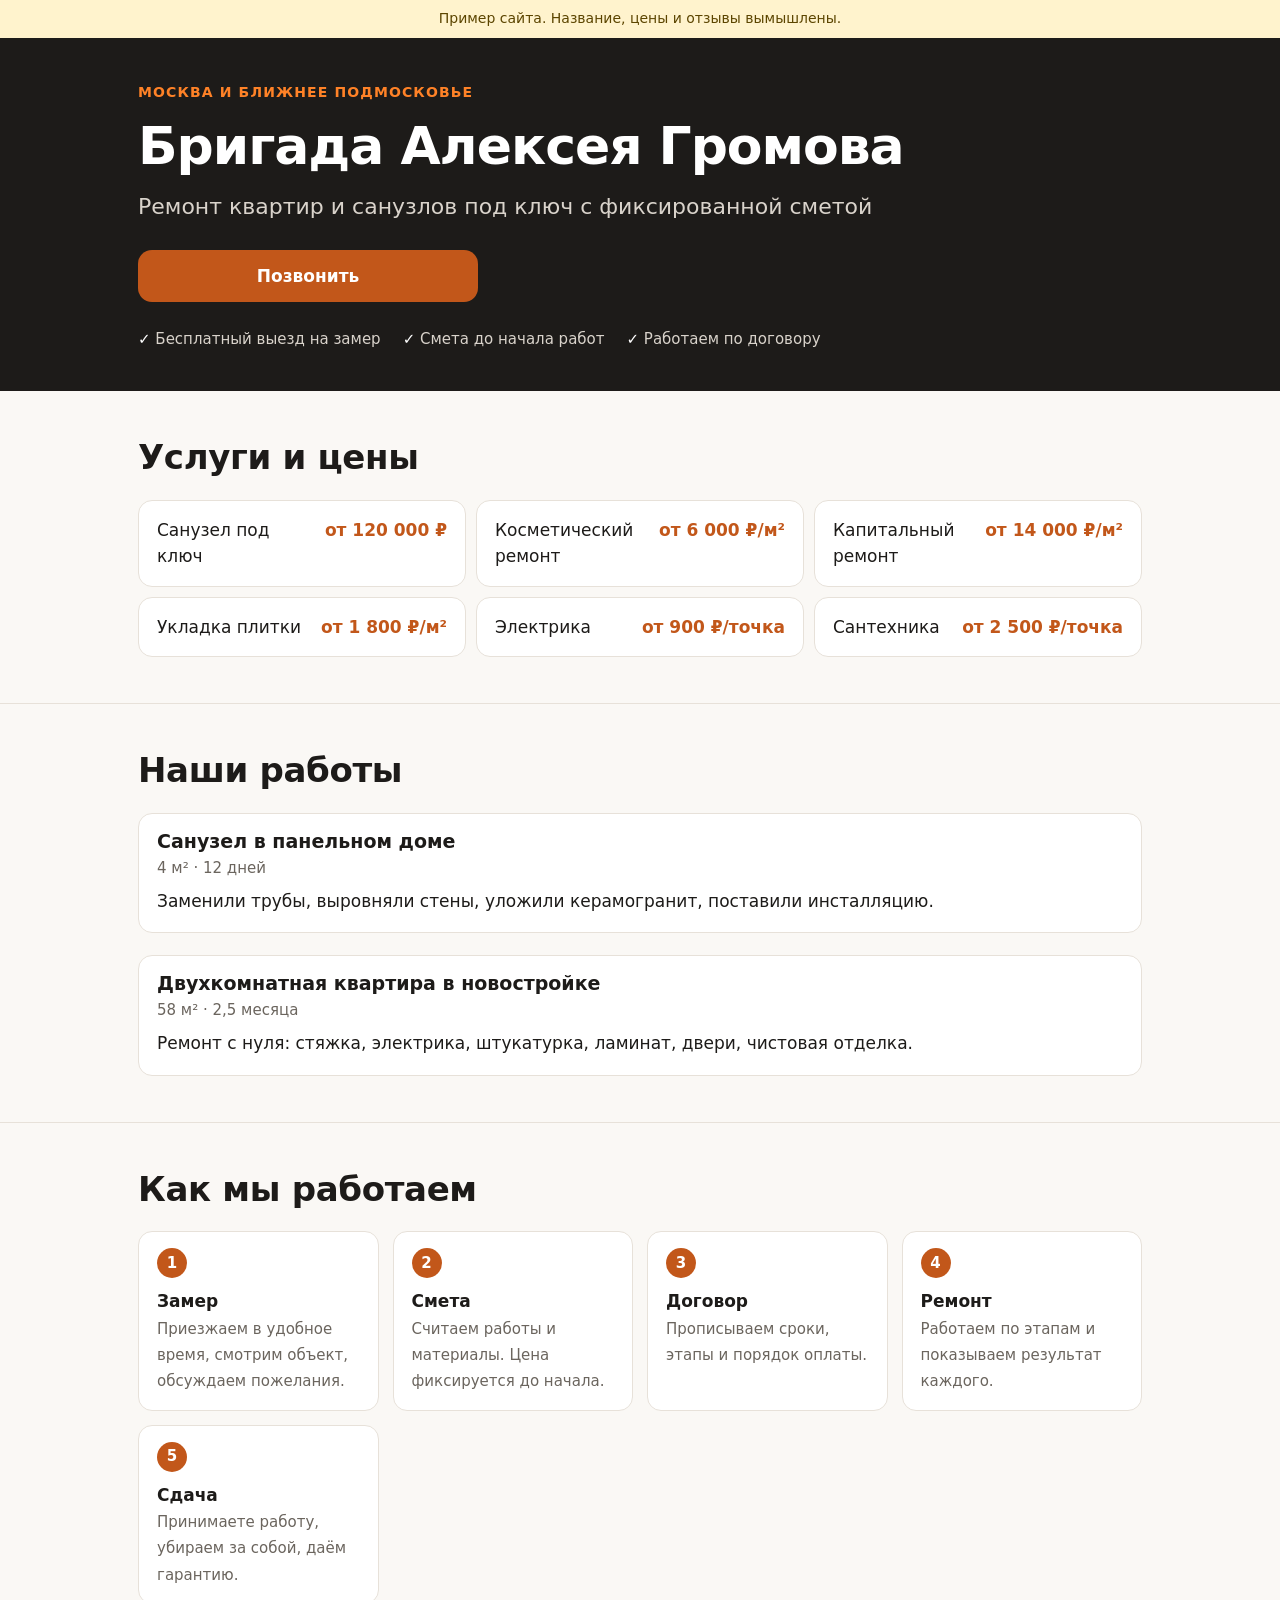
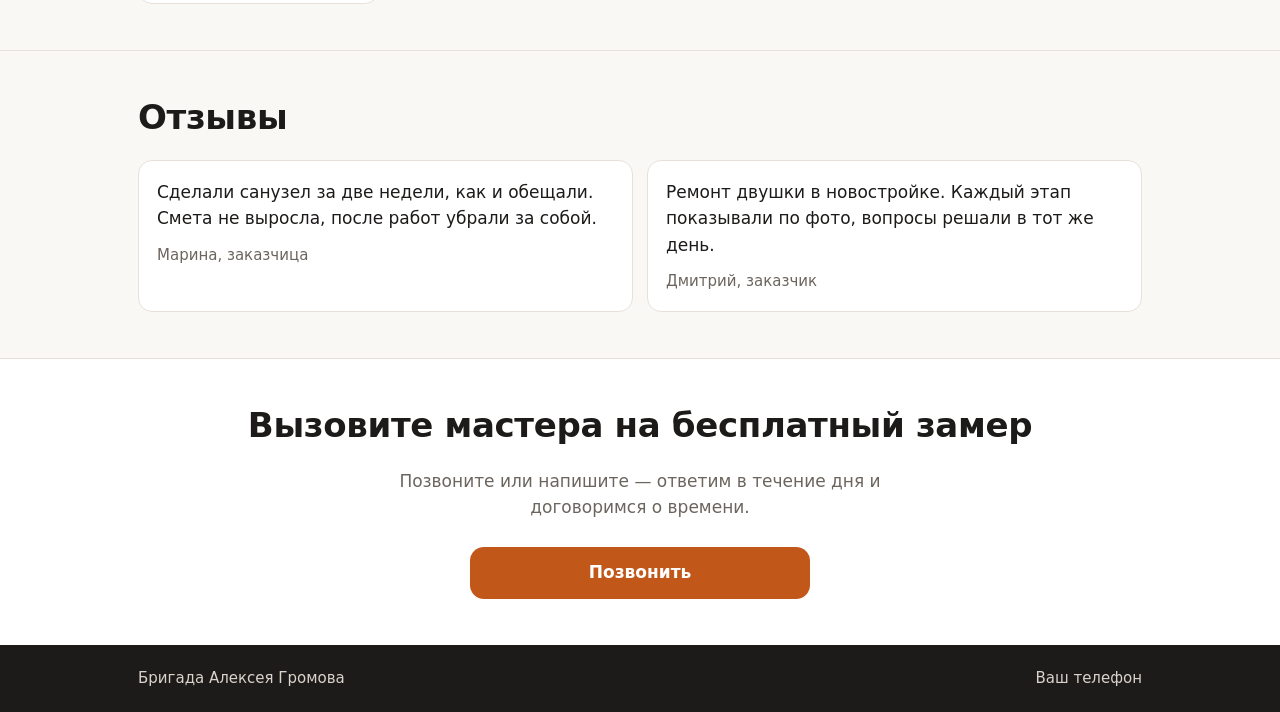
<file: primer/index.html>
<!doctype html>
<html lang="ru">
<head>
<meta charset="utf-8">
<meta name="viewport" content="width=device-width, initial-scale=1">
<meta name="robots" content="noindex, nofollow">
<title>Бригада Алексея Громова — Ремонт квартир и санузлов под ключ с фиксированной сметой</title>
<meta name="description" content="Бригада Алексея Громова: Ремонт квартир и санузлов под ключ с фиксированной сметой. Москва и ближнее Подмосковье.">
<link rel="stylesheet" href="style.css">
<style>:root { --accent: #c2571a; }</style>
</head>
<body>
<div class="draft">Пример сайта. Название, цены и отзывы вымышлены.</div>
<header class="hero">
  <div class="wrap">
    <p class="area">Москва и ближнее Подмосковье</p>
    <h1>Бригада Алексея Громова</h1>
    <p class="tagline">Ремонт квартир и санузлов под ключ с фиксированной сметой</p>
    <div class="buttons">
      <span class="btn btn-main">Позвонить</span>
    </div>
    <ul class="facts">
      <li>Бесплатный выезд на замер</li>
      <li>Смета до начала работ</li>
      <li>Работаем по договору</li>
    </ul>
  </div>
</header>

<main>
<section class="section">
  <div class="wrap">
    <h2>Услуги и цены</h2>
    <ul class="services">
      <li><span>Санузел под ключ</span><span class="price">от 120 000 ₽</span></li>
      <li><span>Косметический ремонт</span><span class="price">от 6 000 ₽/м²</span></li>
      <li><span>Капитальный ремонт</span><span class="price">от 14 000 ₽/м²</span></li>
      <li><span>Укладка плитки</span><span class="price">от 1 800 ₽/м²</span></li>
      <li><span>Электрика</span><span class="price">от 900 ₽/точка</span></li>
      <li><span>Сантехника</span><span class="price">от 2 500 ₽/точка</span></li>
    </ul>
  </div>
</section>
<section class="section">
  <div class="wrap">
    <h2>Наши работы</h2>
    <div class="projects">
      <article class="project">
        <div class="project-text">
          <h3>Санузел в панельном доме</h3>
          <p class="project-meta">4 м² · 12 дней</p>
          <p class="project-note">Заменили трубы, выровняли стены, уложили керамогранит, поставили инсталляцию.</p>
        </div>
      </article>
      <article class="project">
        <div class="project-text">
          <h3>Двухкомнатная квартира в новостройке</h3>
          <p class="project-meta">58 м² · 2,5 месяца</p>
          <p class="project-note">Ремонт с нуля: стяжка, электрика, штукатурка, ламинат, двери, чистовая отделка.</p>
        </div>
      </article>
    </div>
  </div>
</section>
<section class="section">
  <div class="wrap">
    <h2>Как мы работаем</h2>
    <ol class="steps">
      <li><strong>Замер</strong><span>Приезжаем в удобное время, смотрим объект, обсуждаем пожелания.</span></li>
      <li><strong>Смета</strong><span>Считаем работы и материалы. Цена фиксируется до начала.</span></li>
      <li><strong>Договор</strong><span>Прописываем сроки, этапы и порядок оплаты.</span></li>
      <li><strong>Ремонт</strong><span>Работаем по этапам и показываем результат каждого.</span></li>
      <li><strong>Сдача</strong><span>Принимаете работу, убираем за собой, даём гарантию.</span></li>
    </ol>
  </div>
</section>
<section class="section">
  <div class="wrap">
    <h2>Отзывы</h2>
    <div class="reviews">
      <blockquote class="review"><p>Сделали санузел за две недели, как и обещали. Смета не выросла, после работ убрали за собой.</p><footer>Марина, заказчица</footer></blockquote>
      <blockquote class="review"><p>Ремонт двушки в новостройке. Каждый этап показывали по фото, вопросы решали в тот же день.</p><footer>Дмитрий, заказчик</footer></blockquote>
    </div>
  </div>
</section>
<section class="section cta">
  <div class="wrap">
    <h2>Вызовите мастера на бесплатный замер</h2>
    <p>Позвоните или напишите — ответим в течение дня и договоримся о времени.</p>
    <div class="buttons">
      <span class="btn btn-main">Позвонить</span>
    </div>
  </div>
</section>
</main>

<footer class="footer">
  <div class="wrap">
    <span>Бригада Алексея Громова</span>
    <span>Ваш телефон</span>
  </div>
</footer>
</body>
</html>
</file>
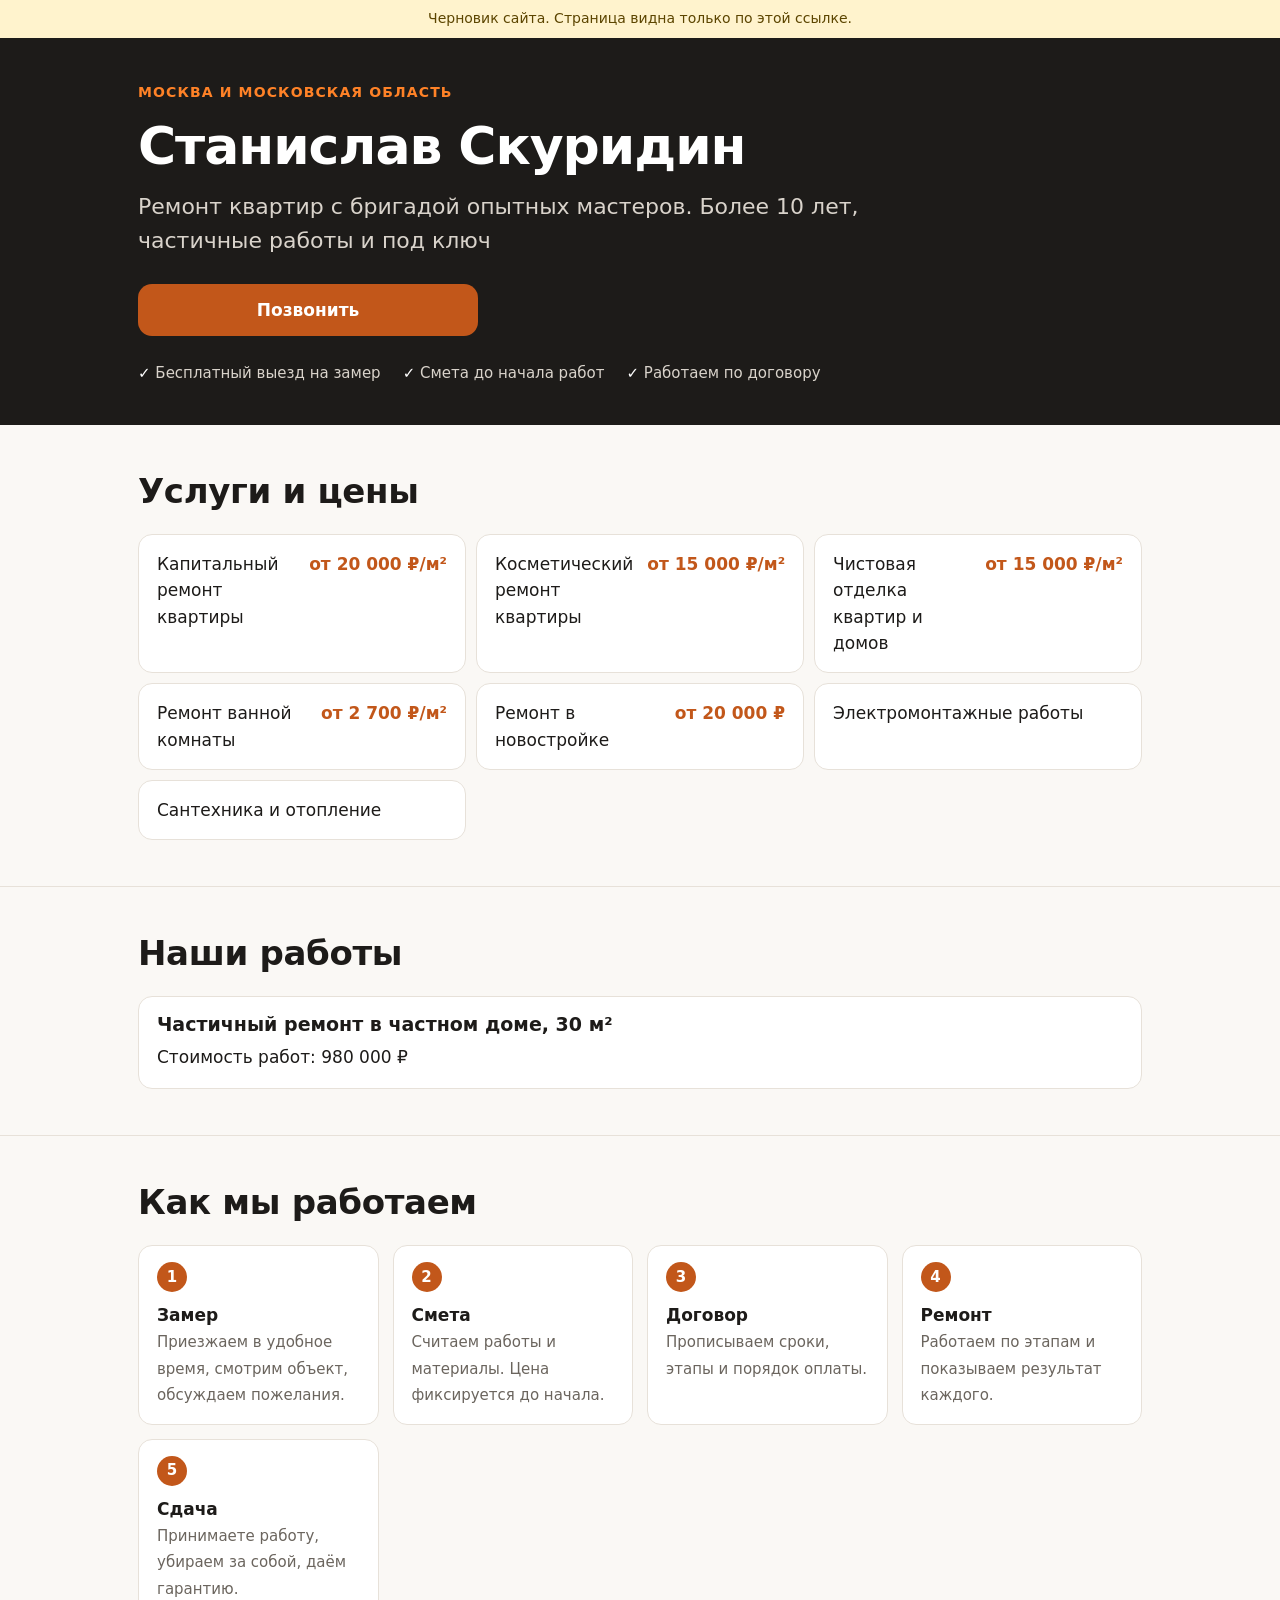
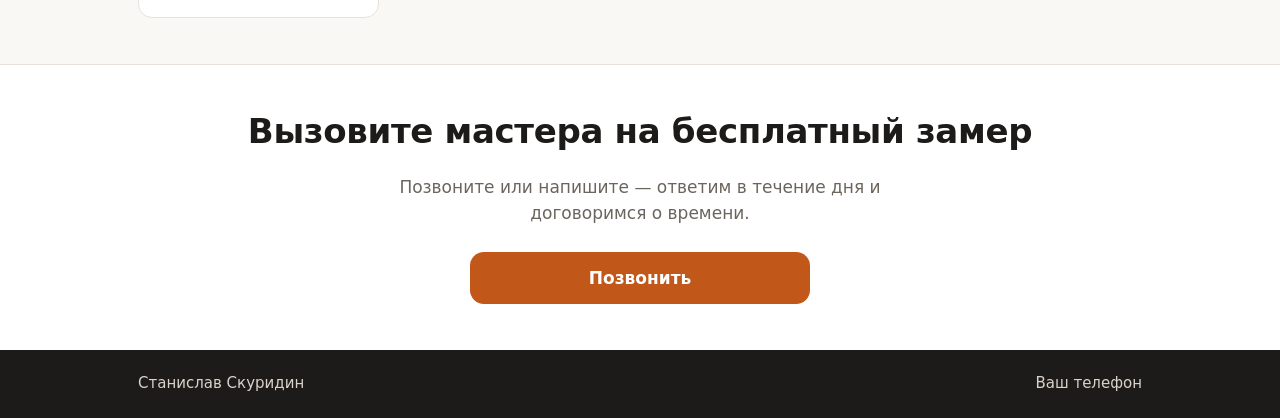
<file: skuridin-vmi25/index.html>
<!doctype html>
<html lang="ru">
<head>
<meta charset="utf-8">
<meta name="viewport" content="width=device-width, initial-scale=1">
<meta name="robots" content="noindex, nofollow">
<title>Станислав Скуридин — Ремонт квартир с бригадой опытных мастеров. Более 10 лет, частичные работы и под ключ</title>
<meta name="description" content="Станислав Скуридин: Ремонт квартир с бригадой опытных мастеров. Более 10 лет, частичные работы и под ключ. Москва и Московская область.">
<link rel="stylesheet" href="style.css">
<style>:root { --accent: #c2571a; }</style>
</head>
<body>
<div class="draft">Черновик сайта. Страница видна только по этой ссылке.</div>
<header class="hero">
  <div class="wrap">
    <p class="area">Москва и Московская область</p>
    <h1>Станислав Скуридин</h1>
    <p class="tagline">Ремонт квартир с бригадой опытных мастеров. Более 10 лет, частичные работы и под ключ</p>
    <div class="buttons">
      <span class="btn btn-main">Позвонить</span>
    </div>
    <ul class="facts">
      <li>Бесплатный выезд на замер</li>
      <li>Смета до начала работ</li>
      <li>Работаем по договору</li>
    </ul>
  </div>
</header>

<main>
<section class="section">
  <div class="wrap">
    <h2>Услуги и цены</h2>
    <ul class="services">
      <li><span>Капитальный ремонт квартиры</span><span class="price">от 20 000 ₽/м²</span></li>
      <li><span>Косметический ремонт квартиры</span><span class="price">от 15 000 ₽/м²</span></li>
      <li><span>Чистовая отделка квартир и домов</span><span class="price">от 15 000 ₽/м²</span></li>
      <li><span>Ремонт ванной комнаты</span><span class="price">от 2 700 ₽/м²</span></li>
      <li><span>Ремонт в новостройке</span><span class="price">от 20 000 ₽</span></li>
      <li><span>Электромонтажные работы</span></li>
      <li><span>Сантехника и отопление</span></li>
    </ul>
  </div>
</section>
<section class="section">
  <div class="wrap">
    <h2>Наши работы</h2>
    <div class="projects">
      <article class="project">
        <div class="project-text">
          <h3>Частичный ремонт в частном доме, 30 м²</h3>
          <p class="project-note">Стоимость работ: 980 000 ₽</p>
        </div>
      </article>
    </div>
  </div>
</section>
<section class="section">
  <div class="wrap">
    <h2>Как мы работаем</h2>
    <ol class="steps">
      <li><strong>Замер</strong><span>Приезжаем в удобное время, смотрим объект, обсуждаем пожелания.</span></li>
      <li><strong>Смета</strong><span>Считаем работы и материалы. Цена фиксируется до начала.</span></li>
      <li><strong>Договор</strong><span>Прописываем сроки, этапы и порядок оплаты.</span></li>
      <li><strong>Ремонт</strong><span>Работаем по этапам и показываем результат каждого.</span></li>
      <li><strong>Сдача</strong><span>Принимаете работу, убираем за собой, даём гарантию.</span></li>
    </ol>
  </div>
</section>

<section class="section cta">
  <div class="wrap">
    <h2>Вызовите мастера на бесплатный замер</h2>
    <p>Позвоните или напишите — ответим в течение дня и договоримся о времени.</p>
    <div class="buttons">
      <span class="btn btn-main">Позвонить</span>
    </div>
  </div>
</section>
</main>

<footer class="footer">
  <div class="wrap">
    <span>Станислав Скуридин</span>
    <span>Ваш телефон</span>
  </div>
</footer>
</body>
</html>
</file>
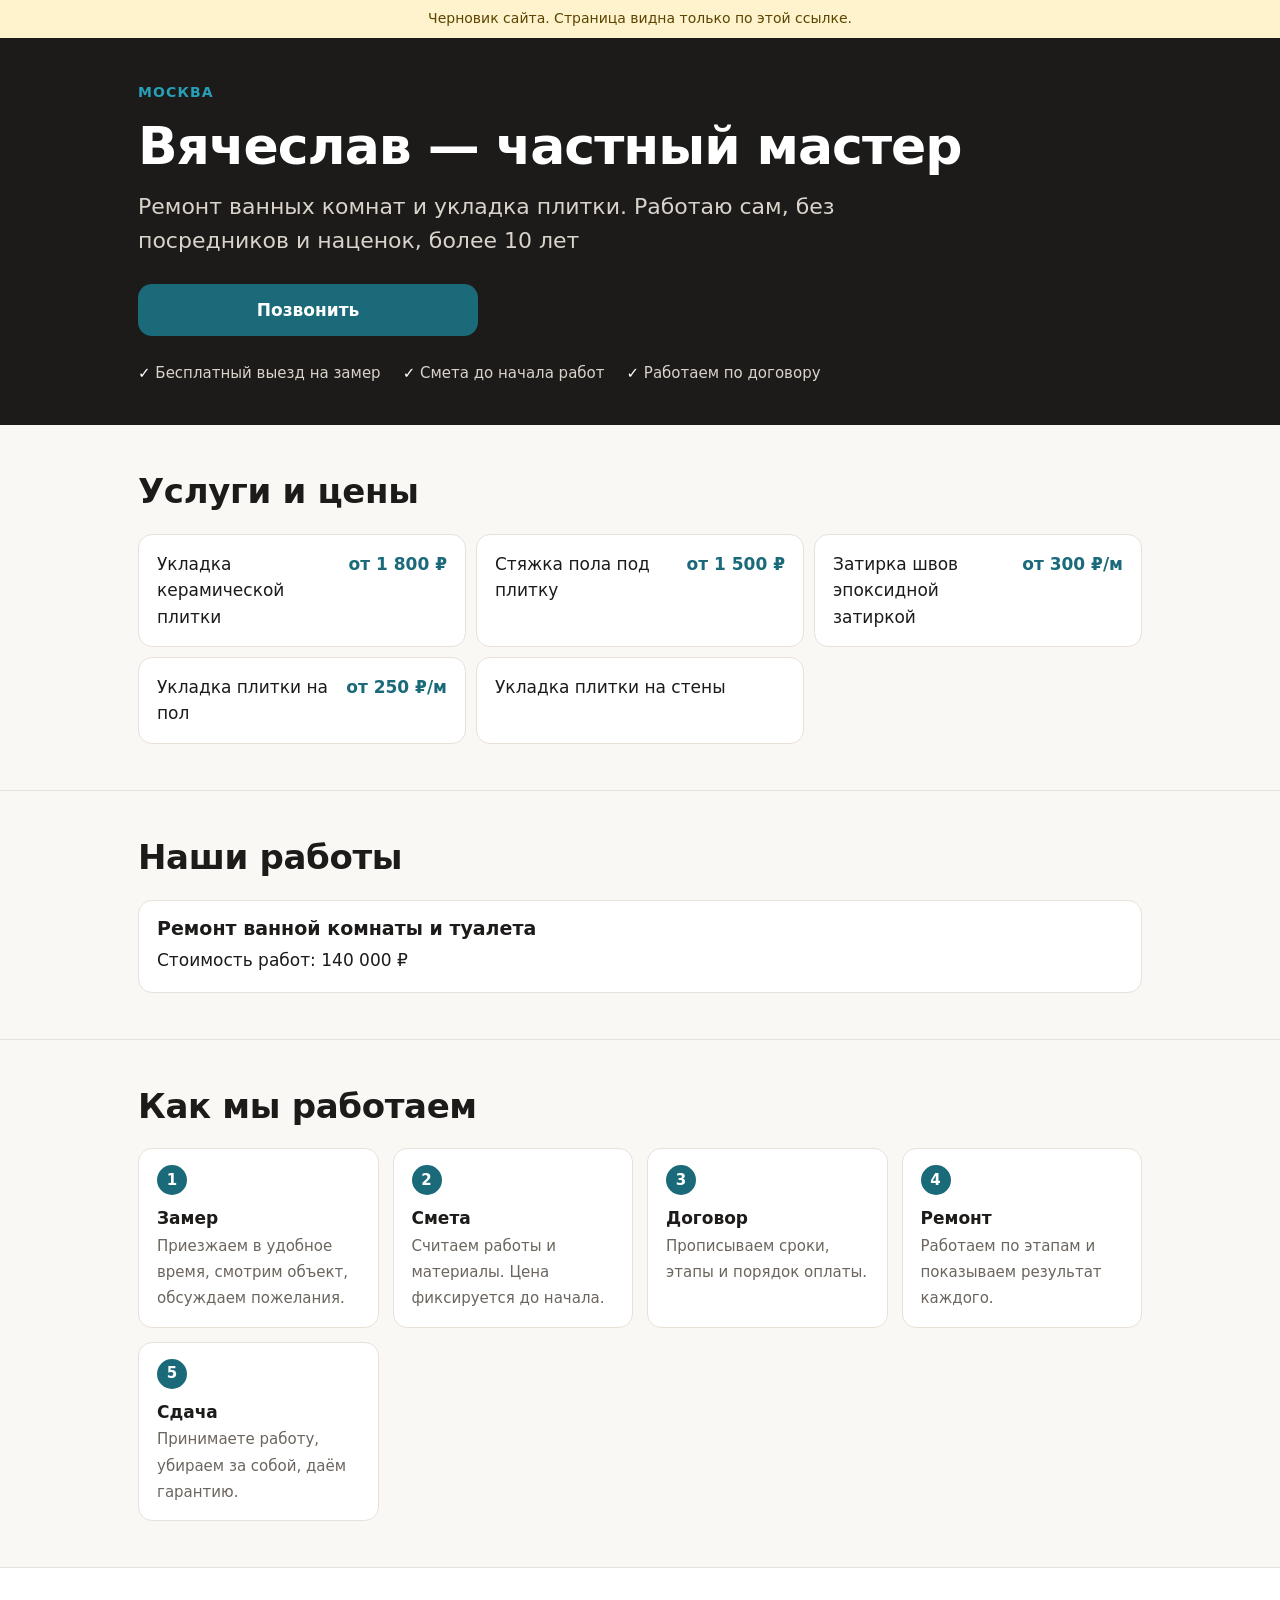
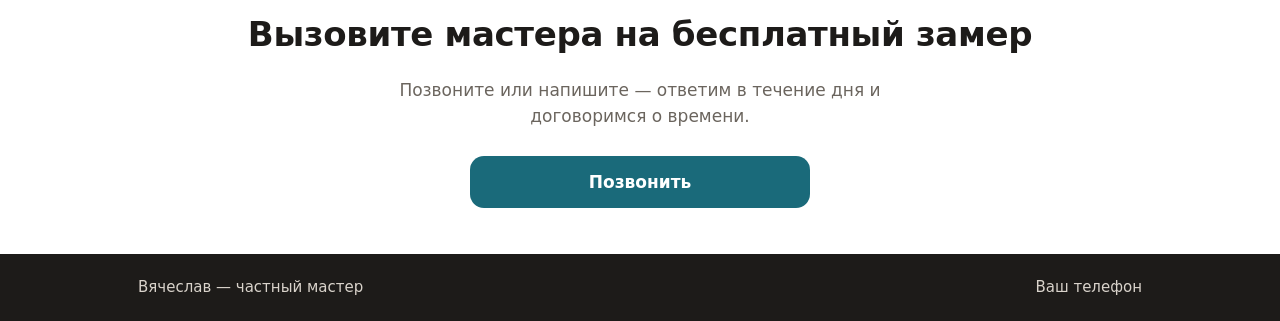
<file: vyacheslav-0n993/index.html>
<!doctype html>
<html lang="ru">
<head>
<meta charset="utf-8">
<meta name="viewport" content="width=device-width, initial-scale=1">
<meta name="robots" content="noindex, nofollow">
<title>Вячеслав — частный мастер — Ремонт ванных комнат и укладка плитки. Работаю сам, без посредников и наценок, более 10 лет</title>
<meta name="description" content="Вячеслав — частный мастер: Ремонт ванных комнат и укладка плитки. Работаю сам, без посредников и наценок, более 10 лет. Москва.">
<link rel="stylesheet" href="style.css">
<style>:root { --accent: #1a6a7a; }</style>
</head>
<body>
<div class="draft">Черновик сайта. Страница видна только по этой ссылке.</div>
<header class="hero">
  <div class="wrap">
    <p class="area">Москва</p>
    <h1>Вячеслав — частный мастер</h1>
    <p class="tagline">Ремонт ванных комнат и укладка плитки. Работаю сам, без посредников и наценок, более 10 лет</p>
    <div class="buttons">
      <span class="btn btn-main">Позвонить</span>
    </div>
    <ul class="facts">
      <li>Бесплатный выезд на замер</li>
      <li>Смета до начала работ</li>
      <li>Работаем по договору</li>
    </ul>
  </div>
</header>

<main>
<section class="section">
  <div class="wrap">
    <h2>Услуги и цены</h2>
    <ul class="services">
      <li><span>Укладка керамической плитки</span><span class="price">от 1 800 ₽</span></li>
      <li><span>Стяжка пола под плитку</span><span class="price">от 1 500 ₽</span></li>
      <li><span>Затирка швов эпоксидной затиркой</span><span class="price">от 300 ₽/м</span></li>
      <li><span>Укладка плитки на пол</span><span class="price">от 250 ₽/м</span></li>
      <li><span>Укладка плитки на стены</span></li>
    </ul>
  </div>
</section>
<section class="section">
  <div class="wrap">
    <h2>Наши работы</h2>
    <div class="projects">
      <article class="project">
        <div class="project-text">
          <h3>Ремонт ванной комнаты и туалета</h3>
          <p class="project-note">Стоимость работ: 140 000 ₽</p>
        </div>
      </article>
    </div>
  </div>
</section>
<section class="section">
  <div class="wrap">
    <h2>Как мы работаем</h2>
    <ol class="steps">
      <li><strong>Замер</strong><span>Приезжаем в удобное время, смотрим объект, обсуждаем пожелания.</span></li>
      <li><strong>Смета</strong><span>Считаем работы и материалы. Цена фиксируется до начала.</span></li>
      <li><strong>Договор</strong><span>Прописываем сроки, этапы и порядок оплаты.</span></li>
      <li><strong>Ремонт</strong><span>Работаем по этапам и показываем результат каждого.</span></li>
      <li><strong>Сдача</strong><span>Принимаете работу, убираем за собой, даём гарантию.</span></li>
    </ol>
  </div>
</section>

<section class="section cta">
  <div class="wrap">
    <h2>Вызовите мастера на бесплатный замер</h2>
    <p>Позвоните или напишите — ответим в течение дня и договоримся о времени.</p>
    <div class="buttons">
      <span class="btn btn-main">Позвонить</span>
    </div>
  </div>
</section>
</main>

<footer class="footer">
  <div class="wrap">
    <span>Вячеслав — частный мастер</span>
    <span>Ваш телефон</span>
  </div>
</footer>
</body>
</html>
</file>
<file: amirbekov-yoour/style.css>
:root {
  --accent: #c2571a;
  --ink: #1d1b19;
  --muted: #6b655e;
  --bg: #faf8f5;
  --card: #ffffff;
  --line: #e7e1d9;
  --radius: 14px;
}

* { box-sizing: border-box; }

html { -webkit-text-size-adjust: 100%; }

body {
  margin: 0;
  background: var(--bg);
  color: var(--ink);
  font: 17px/1.55 system-ui, -apple-system, "Segoe UI", Roboto, Arial, sans-serif;
  overflow-wrap: break-word;
}

.wrap {
  max-width: 1040px;
  margin: 0 auto;
  padding: 0 18px;
}

h1, h2, h3 { line-height: 1.2; margin: 0; }
h1 { font-size: clamp(30px, 7vw, 52px); letter-spacing: -0.02em; }
h2 { font-size: clamp(24px, 5vw, 34px); margin-bottom: 22px; letter-spacing: -0.01em; }
h3 { font-size: 19px; }
p { margin: 0; }
img { display: block; max-width: 100%; }

.draft {
  background: #fff3cd;
  color: #5c4500;
  font-size: 14px;
  text-align: center;
  padding: 8px 18px;
}

.hero {
  background: var(--ink);
  color: #fff;
  padding: 44px 0 40px;
}
.area {
  color: var(--accent);
  filter: brightness(1.5);
  font-size: 14px;
  font-weight: 600;
  letter-spacing: 0.08em;
  text-transform: uppercase;
  margin-bottom: 12px;
}
.tagline {
  font-size: clamp(18px, 4vw, 22px);
  color: #d9d3cb;
  margin-top: 12px;
  max-width: 34em;
}
.facts {
  list-style: none;
  margin: 26px 0 0;
  padding: 0;
  display: flex;
  flex-wrap: wrap;
  gap: 8px 22px;
  color: #d9d3cb;
  font-size: 15px;
}
.facts li::before { content: "✓ "; color: #fff; }

.buttons {
  display: flex;
  flex-wrap: wrap;
  gap: 10px;
  margin-top: 26px;
}
.btn {
  display: inline-flex;
  align-items: center;
  justify-content: center;
  min-height: 52px;
  padding: 0 24px;
  border-radius: var(--radius);
  font-size: 17px;
  font-weight: 600;
  text-decoration: none;
  flex: 1 1 220px;
  max-width: 340px;
}
.btn-main { background: var(--accent); color: #fff; }
.btn-second { background: #fff; color: var(--ink); border: 1px solid var(--line); }
.btn:active { transform: translateY(1px); }

.section { padding: 46px 0; }
.section + .section { border-top: 1px solid var(--line); }

.services {
  list-style: none;
  margin: 0;
  padding: 0;
  display: grid;
  gap: 10px;
  grid-template-columns: repeat(auto-fit, minmax(260px, 1fr));
}
.services li {
  background: var(--card);
  border: 1px solid var(--line);
  border-radius: var(--radius);
  padding: 16px 18px;
  display: flex;
  justify-content: space-between;
  align-items: baseline;
  gap: 14px;
}
.services .price { color: var(--accent); font-weight: 700; white-space: nowrap; }

.projects { display: grid; gap: 22px; }
.project {
  background: var(--card);
  border: 1px solid var(--line);
  border-radius: var(--radius);
  overflow: hidden;
}
.photos { display: grid; grid-template-columns: repeat(auto-fit, minmax(150px, 1fr)); gap: 2px; }
.photos figure { margin: 0; position: relative; }
.photos img { width: 100%; aspect-ratio: 4 / 3; object-fit: cover; }
.photos figcaption {
  position: absolute;
  left: 10px;
  bottom: 10px;
  background: rgba(0, 0, 0, 0.7);
  color: #fff;
  font-size: 13px;
  padding: 3px 9px;
  border-radius: 999px;
}
.project-text { padding: 16px 18px 18px; }
.project-meta { color: var(--muted); font-size: 15px; margin-top: 4px; }
.project-note { margin-top: 8px; }

.steps {
  list-style: none;
  counter-reset: step;
  margin: 0;
  padding: 0;
  display: grid;
  gap: 14px;
  grid-template-columns: repeat(auto-fit, minmax(240px, 1fr));
}
.steps li {
  counter-increment: step;
  background: var(--card);
  border: 1px solid var(--line);
  border-radius: var(--radius);
  padding: 16px 18px;
}
.steps li::before {
  content: counter(step);
  display: inline-flex;
  width: 30px;
  height: 30px;
  align-items: center;
  justify-content: center;
  border-radius: 50%;
  background: var(--accent);
  color: #fff;
  font-weight: 700;
  font-size: 15px;
  margin-bottom: 10px;
}
.steps strong { display: block; }
.steps span { color: var(--muted); font-size: 15px; }

.reviews { display: grid; gap: 14px; grid-template-columns: repeat(auto-fit, minmax(260px, 1fr)); }
.review {
  margin: 0;
  background: var(--card);
  border: 1px solid var(--line);
  border-radius: var(--radius);
  padding: 18px;
}
.review footer { margin-top: 12px; color: var(--muted); font-size: 15px; }

.cta { background: var(--card); text-align: center; }
.cta p { color: var(--muted); max-width: 30em; margin: 0 auto; }
.cta .buttons { justify-content: center; }

.footer { background: var(--ink); color: #d9d3cb; padding: 22px 0; font-size: 15px; }
.footer .wrap { display: flex; flex-wrap: wrap; justify-content: space-between; gap: 8px 20px; }
.footer a { color: #fff; text-decoration: none; }
</file>
<file: ilya-v5vqe/style.css>
:root {
  --accent: #c2571a;
  --ink: #1d1b19;
  --muted: #6b655e;
  --bg: #faf8f5;
  --card: #ffffff;
  --line: #e7e1d9;
  --radius: 14px;
}

* { box-sizing: border-box; }

html { -webkit-text-size-adjust: 100%; }

body {
  margin: 0;
  background: var(--bg);
  color: var(--ink);
  font: 17px/1.55 system-ui, -apple-system, "Segoe UI", Roboto, Arial, sans-serif;
  overflow-wrap: break-word;
}

.wrap {
  max-width: 1040px;
  margin: 0 auto;
  padding: 0 18px;
}

h1, h2, h3 { line-height: 1.2; margin: 0; }
h1 { font-size: clamp(30px, 7vw, 52px); letter-spacing: -0.02em; }
h2 { font-size: clamp(24px, 5vw, 34px); margin-bottom: 22px; letter-spacing: -0.01em; }
h3 { font-size: 19px; }
p { margin: 0; }
img { display: block; max-width: 100%; }

.draft {
  background: #fff3cd;
  color: #5c4500;
  font-size: 14px;
  text-align: center;
  padding: 8px 18px;
}

.hero {
  background: var(--ink);
  color: #fff;
  padding: 44px 0 40px;
}
.area {
  color: var(--accent);
  filter: brightness(1.5);
  font-size: 14px;
  font-weight: 600;
  letter-spacing: 0.08em;
  text-transform: uppercase;
  margin-bottom: 12px;
}
.tagline {
  font-size: clamp(18px, 4vw, 22px);
  color: #d9d3cb;
  margin-top: 12px;
  max-width: 34em;
}
.facts {
  list-style: none;
  margin: 26px 0 0;
  padding: 0;
  display: flex;
  flex-wrap: wrap;
  gap: 8px 22px;
  color: #d9d3cb;
  font-size: 15px;
}
.facts li::before { content: "✓ "; color: #fff; }

.buttons {
  display: flex;
  flex-wrap: wrap;
  gap: 10px;
  margin-top: 26px;
}
.btn {
  display: inline-flex;
  align-items: center;
  justify-content: center;
  min-height: 52px;
  padding: 0 24px;
  border-radius: var(--radius);
  font-size: 17px;
  font-weight: 600;
  text-decoration: none;
  flex: 1 1 220px;
  max-width: 340px;
}
.btn-main { background: var(--accent); color: #fff; }
.btn-second { background: #fff; color: var(--ink); border: 1px solid var(--line); }
.btn:active { transform: translateY(1px); }

.section { padding: 46px 0; }
.section + .section { border-top: 1px solid var(--line); }

.services {
  list-style: none;
  margin: 0;
  padding: 0;
  display: grid;
  gap: 10px;
  grid-template-columns: repeat(auto-fit, minmax(260px, 1fr));
}
.services li {
  background: var(--card);
  border: 1px solid var(--line);
  border-radius: var(--radius);
  padding: 16px 18px;
  display: flex;
  justify-content: space-between;
  align-items: baseline;
  gap: 14px;
}
.services .price { color: var(--accent); font-weight: 700; white-space: nowrap; }

.projects { display: grid; gap: 22px; }
.project {
  background: var(--card);
  border: 1px solid var(--line);
  border-radius: var(--radius);
  overflow: hidden;
}
.photos { display: grid; grid-template-columns: repeat(auto-fit, minmax(150px, 1fr)); gap: 2px; }
.photos figure { margin: 0; position: relative; }
.photos img { width: 100%; aspect-ratio: 4 / 3; object-fit: cover; }
.photos figcaption {
  position: absolute;
  left: 10px;
  bottom: 10px;
  background: rgba(0, 0, 0, 0.7);
  color: #fff;
  font-size: 13px;
  padding: 3px 9px;
  border-radius: 999px;
}
.project-text { padding: 16px 18px 18px; }
.project-meta { color: var(--muted); font-size: 15px; margin-top: 4px; }
.project-note { margin-top: 8px; }

.steps {
  list-style: none;
  counter-reset: step;
  margin: 0;
  padding: 0;
  display: grid;
  gap: 14px;
  grid-template-columns: repeat(auto-fit, minmax(240px, 1fr));
}
.steps li {
  counter-increment: step;
  background: var(--card);
  border: 1px solid var(--line);
  border-radius: var(--radius);
  padding: 16px 18px;
}
.steps li::before {
  content: counter(step);
  display: inline-flex;
  width: 30px;
  height: 30px;
  align-items: center;
  justify-content: center;
  border-radius: 50%;
  background: var(--accent);
  color: #fff;
  font-weight: 700;
  font-size: 15px;
  margin-bottom: 10px;
}
.steps strong { display: block; }
.steps span { color: var(--muted); font-size: 15px; }

.reviews { display: grid; gap: 14px; grid-template-columns: repeat(auto-fit, minmax(260px, 1fr)); }
.review {
  margin: 0;
  background: var(--card);
  border: 1px solid var(--line);
  border-radius: var(--radius);
  padding: 18px;
}
.review footer { margin-top: 12px; color: var(--muted); font-size: 15px; }

.cta { background: var(--card); text-align: center; }
.cta p { color: var(--muted); max-width: 30em; margin: 0 auto; }
.cta .buttons { justify-content: center; }

.footer { background: var(--ink); color: #d9d3cb; padding: 22px 0; font-size: 15px; }
.footer .wrap { display: flex; flex-wrap: wrap; justify-content: space-between; gap: 8px 20px; }
.footer a { color: #fff; text-decoration: none; }
</file>
<file: kharatidze-4eoux/style.css>
:root {
  --accent: #c2571a;
  --ink: #1d1b19;
  --muted: #6b655e;
  --bg: #faf8f5;
  --card: #ffffff;
  --line: #e7e1d9;
  --radius: 14px;
}

* { box-sizing: border-box; }

html { -webkit-text-size-adjust: 100%; }

body {
  margin: 0;
  background: var(--bg);
  color: var(--ink);
  font: 17px/1.55 system-ui, -apple-system, "Segoe UI", Roboto, Arial, sans-serif;
  overflow-wrap: break-word;
}

.wrap {
  max-width: 1040px;
  margin: 0 auto;
  padding: 0 18px;
}

h1, h2, h3 { line-height: 1.2; margin: 0; }
h1 { font-size: clamp(30px, 7vw, 52px); letter-spacing: -0.02em; }
h2 { font-size: clamp(24px, 5vw, 34px); margin-bottom: 22px; letter-spacing: -0.01em; }
h3 { font-size: 19px; }
p { margin: 0; }
img { display: block; max-width: 100%; }

.draft {
  background: #fff3cd;
  color: #5c4500;
  font-size: 14px;
  text-align: center;
  padding: 8px 18px;
}

.hero {
  background: var(--ink);
  color: #fff;
  padding: 44px 0 40px;
}
.area {
  color: var(--accent);
  filter: brightness(1.5);
  font-size: 14px;
  font-weight: 600;
  letter-spacing: 0.08em;
  text-transform: uppercase;
  margin-bottom: 12px;
}
.tagline {
  font-size: clamp(18px, 4vw, 22px);
  color: #d9d3cb;
  margin-top: 12px;
  max-width: 34em;
}
.facts {
  list-style: none;
  margin: 26px 0 0;
  padding: 0;
  display: flex;
  flex-wrap: wrap;
  gap: 8px 22px;
  color: #d9d3cb;
  font-size: 15px;
}
.facts li::before { content: "✓ "; color: #fff; }

.buttons {
  display: flex;
  flex-wrap: wrap;
  gap: 10px;
  margin-top: 26px;
}
.btn {
  display: inline-flex;
  align-items: center;
  justify-content: center;
  min-height: 52px;
  padding: 0 24px;
  border-radius: var(--radius);
  font-size: 17px;
  font-weight: 600;
  text-decoration: none;
  flex: 1 1 220px;
  max-width: 340px;
}
.btn-main { background: var(--accent); color: #fff; }
.btn-second { background: #fff; color: var(--ink); border: 1px solid var(--line); }
.btn:active { transform: translateY(1px); }

.section { padding: 46px 0; }
.section + .section { border-top: 1px solid var(--line); }

.services {
  list-style: none;
  margin: 0;
  padding: 0;
  display: grid;
  gap: 10px;
  grid-template-columns: repeat(auto-fit, minmax(260px, 1fr));
}
.services li {
  background: var(--card);
  border: 1px solid var(--line);
  border-radius: var(--radius);
  padding: 16px 18px;
  display: flex;
  justify-content: space-between;
  align-items: baseline;
  gap: 14px;
}
.services .price { color: var(--accent); font-weight: 700; white-space: nowrap; }

.projects { display: grid; gap: 22px; }
.project {
  background: var(--card);
  border: 1px solid var(--line);
  border-radius: var(--radius);
  overflow: hidden;
}
.photos { display: grid; grid-template-columns: repeat(auto-fit, minmax(150px, 1fr)); gap: 2px; }
.photos figure { margin: 0; position: relative; }
.photos img { width: 100%; aspect-ratio: 4 / 3; object-fit: cover; }
.photos figcaption {
  position: absolute;
  left: 10px;
  bottom: 10px;
  background: rgba(0, 0, 0, 0.7);
  color: #fff;
  font-size: 13px;
  padding: 3px 9px;
  border-radius: 999px;
}
.project-text { padding: 16px 18px 18px; }
.project-meta { color: var(--muted); font-size: 15px; margin-top: 4px; }
.project-note { margin-top: 8px; }

.steps {
  list-style: none;
  counter-reset: step;
  margin: 0;
  padding: 0;
  display: grid;
  gap: 14px;
  grid-template-columns: repeat(auto-fit, minmax(240px, 1fr));
}
.steps li {
  counter-increment: step;
  background: var(--card);
  border: 1px solid var(--line);
  border-radius: var(--radius);
  padding: 16px 18px;
}
.steps li::before {
  content: counter(step);
  display: inline-flex;
  width: 30px;
  height: 30px;
  align-items: center;
  justify-content: center;
  border-radius: 50%;
  background: var(--accent);
  color: #fff;
  font-weight: 700;
  font-size: 15px;
  margin-bottom: 10px;
}
.steps strong { display: block; }
.steps span { color: var(--muted); font-size: 15px; }

.reviews { display: grid; gap: 14px; grid-template-columns: repeat(auto-fit, minmax(260px, 1fr)); }
.review {
  margin: 0;
  background: var(--card);
  border: 1px solid var(--line);
  border-radius: var(--radius);
  padding: 18px;
}
.review footer { margin-top: 12px; color: var(--muted); font-size: 15px; }

.cta { background: var(--card); text-align: center; }
.cta p { color: var(--muted); max-width: 30em; margin: 0 auto; }
.cta .buttons { justify-content: center; }

.footer { background: var(--ink); color: #d9d3cb; padding: 22px 0; font-size: 15px; }
.footer .wrap { display: flex; flex-wrap: wrap; justify-content: space-between; gap: 8px 20px; }
.footer a { color: #fff; text-decoration: none; }
</file>
<file: kovalenko-ywr42/style.css>
:root {
  --accent: #c2571a;
  --ink: #1d1b19;
  --muted: #6b655e;
  --bg: #faf8f5;
  --card: #ffffff;
  --line: #e7e1d9;
  --radius: 14px;
}

* { box-sizing: border-box; }

html { -webkit-text-size-adjust: 100%; }

body {
  margin: 0;
  background: var(--bg);
  color: var(--ink);
  font: 17px/1.55 system-ui, -apple-system, "Segoe UI", Roboto, Arial, sans-serif;
  overflow-wrap: break-word;
}

.wrap {
  max-width: 1040px;
  margin: 0 auto;
  padding: 0 18px;
}

h1, h2, h3 { line-height: 1.2; margin: 0; }
h1 { font-size: clamp(30px, 7vw, 52px); letter-spacing: -0.02em; }
h2 { font-size: clamp(24px, 5vw, 34px); margin-bottom: 22px; letter-spacing: -0.01em; }
h3 { font-size: 19px; }
p { margin: 0; }
img { display: block; max-width: 100%; }

.draft {
  background: #fff3cd;
  color: #5c4500;
  font-size: 14px;
  text-align: center;
  padding: 8px 18px;
}

.hero {
  background: var(--ink);
  color: #fff;
  padding: 44px 0 40px;
}
.area {
  color: var(--accent);
  filter: brightness(1.5);
  font-size: 14px;
  font-weight: 600;
  letter-spacing: 0.08em;
  text-transform: uppercase;
  margin-bottom: 12px;
}
.tagline {
  font-size: clamp(18px, 4vw, 22px);
  color: #d9d3cb;
  margin-top: 12px;
  max-width: 34em;
}
.facts {
  list-style: none;
  margin: 26px 0 0;
  padding: 0;
  display: flex;
  flex-wrap: wrap;
  gap: 8px 22px;
  color: #d9d3cb;
  font-size: 15px;
}
.facts li::before { content: "✓ "; color: #fff; }

.buttons {
  display: flex;
  flex-wrap: wrap;
  gap: 10px;
  margin-top: 26px;
}
.btn {
  display: inline-flex;
  align-items: center;
  justify-content: center;
  min-height: 52px;
  padding: 0 24px;
  border-radius: var(--radius);
  font-size: 17px;
  font-weight: 600;
  text-decoration: none;
  flex: 1 1 220px;
  max-width: 340px;
}
.btn-main { background: var(--accent); color: #fff; }
.btn-second { background: #fff; color: var(--ink); border: 1px solid var(--line); }
.btn:active { transform: translateY(1px); }

.section { padding: 46px 0; }
.section + .section { border-top: 1px solid var(--line); }

.services {
  list-style: none;
  margin: 0;
  padding: 0;
  display: grid;
  gap: 10px;
  grid-template-columns: repeat(auto-fit, minmax(260px, 1fr));
}
.services li {
  background: var(--card);
  border: 1px solid var(--line);
  border-radius: var(--radius);
  padding: 16px 18px;
  display: flex;
  justify-content: space-between;
  align-items: baseline;
  gap: 14px;
}
.services .price { color: var(--accent); font-weight: 700; white-space: nowrap; }

.projects { display: grid; gap: 22px; }
.project {
  background: var(--card);
  border: 1px solid var(--line);
  border-radius: var(--radius);
  overflow: hidden;
}
.photos { display: grid; grid-template-columns: repeat(auto-fit, minmax(150px, 1fr)); gap: 2px; }
.photos figure { margin: 0; position: relative; }
.photos img { width: 100%; aspect-ratio: 4 / 3; object-fit: cover; }
.photos figcaption {
  position: absolute;
  left: 10px;
  bottom: 10px;
  background: rgba(0, 0, 0, 0.7);
  color: #fff;
  font-size: 13px;
  padding: 3px 9px;
  border-radius: 999px;
}
.project-text { padding: 16px 18px 18px; }
.project-meta { color: var(--muted); font-size: 15px; margin-top: 4px; }
.project-note { margin-top: 8px; }

.steps {
  list-style: none;
  counter-reset: step;
  margin: 0;
  padding: 0;
  display: grid;
  gap: 14px;
  grid-template-columns: repeat(auto-fit, minmax(240px, 1fr));
}
.steps li {
  counter-increment: step;
  background: var(--card);
  border: 1px solid var(--line);
  border-radius: var(--radius);
  padding: 16px 18px;
}
.steps li::before {
  content: counter(step);
  display: inline-flex;
  width: 30px;
  height: 30px;
  align-items: center;
  justify-content: center;
  border-radius: 50%;
  background: var(--accent);
  color: #fff;
  font-weight: 700;
  font-size: 15px;
  margin-bottom: 10px;
}
.steps strong { display: block; }
.steps span { color: var(--muted); font-size: 15px; }

.reviews { display: grid; gap: 14px; grid-template-columns: repeat(auto-fit, minmax(260px, 1fr)); }
.review {
  margin: 0;
  background: var(--card);
  border: 1px solid var(--line);
  border-radius: var(--radius);
  padding: 18px;
}
.review footer { margin-top: 12px; color: var(--muted); font-size: 15px; }

.cta { background: var(--card); text-align: center; }
.cta p { color: var(--muted); max-width: 30em; margin: 0 auto; }
.cta .buttons { justify-content: center; }

.footer { background: var(--ink); color: #d9d3cb; padding: 22px 0; font-size: 15px; }
.footer .wrap { display: flex; flex-wrap: wrap; justify-content: space-between; gap: 8px 20px; }
.footer a { color: #fff; text-decoration: none; }
</file>
<file: magomed-mywr7/style.css>
:root {
  --accent: #c2571a;
  --ink: #1d1b19;
  --muted: #6b655e;
  --bg: #faf8f5;
  --card: #ffffff;
  --line: #e7e1d9;
  --radius: 14px;
}

* { box-sizing: border-box; }

html { -webkit-text-size-adjust: 100%; }

body {
  margin: 0;
  background: var(--bg);
  color: var(--ink);
  font: 17px/1.55 system-ui, -apple-system, "Segoe UI", Roboto, Arial, sans-serif;
  overflow-wrap: break-word;
}

.wrap {
  max-width: 1040px;
  margin: 0 auto;
  padding: 0 18px;
}

h1, h2, h3 { line-height: 1.2; margin: 0; }
h1 { font-size: clamp(30px, 7vw, 52px); letter-spacing: -0.02em; }
h2 { font-size: clamp(24px, 5vw, 34px); margin-bottom: 22px; letter-spacing: -0.01em; }
h3 { font-size: 19px; }
p { margin: 0; }
img { display: block; max-width: 100%; }

.draft {
  background: #fff3cd;
  color: #5c4500;
  font-size: 14px;
  text-align: center;
  padding: 8px 18px;
}

.hero {
  background: var(--ink);
  color: #fff;
  padding: 44px 0 40px;
}
.area {
  color: var(--accent);
  filter: brightness(1.5);
  font-size: 14px;
  font-weight: 600;
  letter-spacing: 0.08em;
  text-transform: uppercase;
  margin-bottom: 12px;
}
.tagline {
  font-size: clamp(18px, 4vw, 22px);
  color: #d9d3cb;
  margin-top: 12px;
  max-width: 34em;
}
.facts {
  list-style: none;
  margin: 26px 0 0;
  padding: 0;
  display: flex;
  flex-wrap: wrap;
  gap: 8px 22px;
  color: #d9d3cb;
  font-size: 15px;
}
.facts li::before { content: "✓ "; color: #fff; }

.buttons {
  display: flex;
  flex-wrap: wrap;
  gap: 10px;
  margin-top: 26px;
}
.btn {
  display: inline-flex;
  align-items: center;
  justify-content: center;
  min-height: 52px;
  padding: 0 24px;
  border-radius: var(--radius);
  font-size: 17px;
  font-weight: 600;
  text-decoration: none;
  flex: 1 1 220px;
  max-width: 340px;
}
.btn-main { background: var(--accent); color: #fff; }
.btn-second { background: #fff; color: var(--ink); border: 1px solid var(--line); }
.btn:active { transform: translateY(1px); }

.section { padding: 46px 0; }
.section + .section { border-top: 1px solid var(--line); }

.services {
  list-style: none;
  margin: 0;
  padding: 0;
  display: grid;
  gap: 10px;
  grid-template-columns: repeat(auto-fit, minmax(260px, 1fr));
}
.services li {
  background: var(--card);
  border: 1px solid var(--line);
  border-radius: var(--radius);
  padding: 16px 18px;
  display: flex;
  justify-content: space-between;
  align-items: baseline;
  gap: 14px;
}
.services .price { color: var(--accent); font-weight: 700; white-space: nowrap; }

.projects { display: grid; gap: 22px; }
.project {
  background: var(--card);
  border: 1px solid var(--line);
  border-radius: var(--radius);
  overflow: hidden;
}
.photos { display: grid; grid-template-columns: repeat(auto-fit, minmax(150px, 1fr)); gap: 2px; }
.photos figure { margin: 0; position: relative; }
.photos img { width: 100%; aspect-ratio: 4 / 3; object-fit: cover; }
.photos figcaption {
  position: absolute;
  left: 10px;
  bottom: 10px;
  background: rgba(0, 0, 0, 0.7);
  color: #fff;
  font-size: 13px;
  padding: 3px 9px;
  border-radius: 999px;
}
.project-text { padding: 16px 18px 18px; }
.project-meta { color: var(--muted); font-size: 15px; margin-top: 4px; }
.project-note { margin-top: 8px; }

.steps {
  list-style: none;
  counter-reset: step;
  margin: 0;
  padding: 0;
  display: grid;
  gap: 14px;
  grid-template-columns: repeat(auto-fit, minmax(240px, 1fr));
}
.steps li {
  counter-increment: step;
  background: var(--card);
  border: 1px solid var(--line);
  border-radius: var(--radius);
  padding: 16px 18px;
}
.steps li::before {
  content: counter(step);
  display: inline-flex;
  width: 30px;
  height: 30px;
  align-items: center;
  justify-content: center;
  border-radius: 50%;
  background: var(--accent);
  color: #fff;
  font-weight: 700;
  font-size: 15px;
  margin-bottom: 10px;
}
.steps strong { display: block; }
.steps span { color: var(--muted); font-size: 15px; }

.reviews { display: grid; gap: 14px; grid-template-columns: repeat(auto-fit, minmax(260px, 1fr)); }
.review {
  margin: 0;
  background: var(--card);
  border: 1px solid var(--line);
  border-radius: var(--radius);
  padding: 18px;
}
.review footer { margin-top: 12px; color: var(--muted); font-size: 15px; }

.cta { background: var(--card); text-align: center; }
.cta p { color: var(--muted); max-width: 30em; margin: 0 auto; }
.cta .buttons { justify-content: center; }

.footer { background: var(--ink); color: #d9d3cb; padding: 22px 0; font-size: 15px; }
.footer .wrap { display: flex; flex-wrap: wrap; justify-content: space-between; gap: 8px 20px; }
.footer a { color: #fff; text-decoration: none; }
</file>
<file: primer-avto/style.css>
:root {
  --accent: #c2571a;
  --ink: #1d1b19;
  --muted: #6b655e;
  --bg: #faf8f5;
  --card: #ffffff;
  --line: #e7e1d9;
  --radius: 14px;
}

* { box-sizing: border-box; }

html { -webkit-text-size-adjust: 100%; }

body {
  margin: 0;
  background: var(--bg);
  color: var(--ink);
  font: 17px/1.55 system-ui, -apple-system, "Segoe UI", Roboto, Arial, sans-serif;
  overflow-wrap: break-word;
}

.wrap {
  max-width: 1040px;
  margin: 0 auto;
  padding: 0 18px;
}

h1, h2, h3 { line-height: 1.2; margin: 0; }
h1 { font-size: clamp(30px, 7vw, 52px); letter-spacing: -0.02em; }
h2 { font-size: clamp(24px, 5vw, 34px); margin-bottom: 22px; letter-spacing: -0.01em; }
h3 { font-size: 19px; }
p { margin: 0; }
img { display: block; max-width: 100%; }

.draft {
  background: #fff3cd;
  color: #5c4500;
  font-size: 14px;
  text-align: center;
  padding: 8px 18px;
}

.hero {
  background: var(--ink);
  color: #fff;
  padding: 44px 0 40px;
}
.area {
  color: var(--accent);
  filter: brightness(1.5);
  font-size: 14px;
  font-weight: 600;
  letter-spacing: 0.08em;
  text-transform: uppercase;
  margin-bottom: 12px;
}
.tagline {
  font-size: clamp(18px, 4vw, 22px);
  color: #d9d3cb;
  margin-top: 12px;
  max-width: 34em;
}
.facts {
  list-style: none;
  margin: 26px 0 0;
  padding: 0;
  display: flex;
  flex-wrap: wrap;
  gap: 8px 22px;
  color: #d9d3cb;
  font-size: 15px;
}
.facts li::before { content: "✓ "; color: #fff; }

.buttons {
  display: flex;
  flex-wrap: wrap;
  gap: 10px;
  margin-top: 26px;
}
.btn {
  display: inline-flex;
  align-items: center;
  justify-content: center;
  min-height: 52px;
  padding: 0 24px;
  border-radius: var(--radius);
  font-size: 17px;
  font-weight: 600;
  text-decoration: none;
  flex: 1 1 220px;
  max-width: 340px;
}
.btn-main { background: var(--accent); color: #fff; }
.btn-second { background: #fff; color: var(--ink); border: 1px solid var(--line); }
.btn:active { transform: translateY(1px); }

.section { padding: 46px 0; }
.section + .section { border-top: 1px solid var(--line); }

.services {
  list-style: none;
  margin: 0;
  padding: 0;
  display: grid;
  gap: 10px;
  grid-template-columns: repeat(auto-fit, minmax(260px, 1fr));
}
.services li {
  background: var(--card);
  border: 1px solid var(--line);
  border-radius: var(--radius);
  padding: 16px 18px;
  display: flex;
  justify-content: space-between;
  align-items: baseline;
  gap: 14px;
}
.services .price { color: var(--accent); font-weight: 700; white-space: nowrap; }

.projects { display: grid; gap: 22px; }
.project {
  background: var(--card);
  border: 1px solid var(--line);
  border-radius: var(--radius);
  overflow: hidden;
}
.photos { display: grid; grid-template-columns: repeat(auto-fit, minmax(150px, 1fr)); gap: 2px; }
.photos figure { margin: 0; position: relative; }
.photos img { width: 100%; aspect-ratio: 4 / 3; object-fit: cover; }
.photos figcaption {
  position: absolute;
  left: 10px;
  bottom: 10px;
  background: rgba(0, 0, 0, 0.7);
  color: #fff;
  font-size: 13px;
  padding: 3px 9px;
  border-radius: 999px;
}
.project-text { padding: 16px 18px 18px; }
.project-meta { color: var(--muted); font-size: 15px; margin-top: 4px; }
.project-note { margin-top: 8px; }

.steps {
  list-style: none;
  counter-reset: step;
  margin: 0;
  padding: 0;
  display: grid;
  gap: 14px;
  grid-template-columns: repeat(auto-fit, minmax(240px, 1fr));
}
.steps li {
  counter-increment: step;
  background: var(--card);
  border: 1px solid var(--line);
  border-radius: var(--radius);
  padding: 16px 18px;
}
.steps li::before {
  content: counter(step);
  display: inline-flex;
  width: 30px;
  height: 30px;
  align-items: center;
  justify-content: center;
  border-radius: 50%;
  background: var(--accent);
  color: #fff;
  font-weight: 700;
  font-size: 15px;
  margin-bottom: 10px;
}
.steps strong { display: block; }
.steps span { color: var(--muted); font-size: 15px; }

.reviews { display: grid; gap: 14px; grid-template-columns: repeat(auto-fit, minmax(260px, 1fr)); }
.review {
  margin: 0;
  background: var(--card);
  border: 1px solid var(--line);
  border-radius: var(--radius);
  padding: 18px;
}
.review footer { margin-top: 12px; color: var(--muted); font-size: 15px; }

.cta { background: var(--card); text-align: center; }
.cta p { color: var(--muted); max-width: 30em; margin: 0 auto; }
.cta .buttons { justify-content: center; }

.footer { background: var(--ink); color: #d9d3cb; padding: 22px 0; font-size: 15px; }
.footer .wrap { display: flex; flex-wrap: wrap; justify-content: space-between; gap: 8px 20px; }
.footer a { color: #fff; text-decoration: none; }
</file>
<file: primer-salon/style.css>
:root {
  --accent: #c2571a;
  --ink: #1d1b19;
  --muted: #6b655e;
  --bg: #faf8f5;
  --card: #ffffff;
  --line: #e7e1d9;
  --radius: 14px;
}

* { box-sizing: border-box; }

html { -webkit-text-size-adjust: 100%; }

body {
  margin: 0;
  background: var(--bg);
  color: var(--ink);
  font: 17px/1.55 system-ui, -apple-system, "Segoe UI", Roboto, Arial, sans-serif;
  overflow-wrap: break-word;
}

.wrap {
  max-width: 1040px;
  margin: 0 auto;
  padding: 0 18px;
}

h1, h2, h3 { line-height: 1.2; margin: 0; }
h1 { font-size: clamp(30px, 7vw, 52px); letter-spacing: -0.02em; }
h2 { font-size: clamp(24px, 5vw, 34px); margin-bottom: 22px; letter-spacing: -0.01em; }
h3 { font-size: 19px; }
p { margin: 0; }
img { display: block; max-width: 100%; }

.draft {
  background: #fff3cd;
  color: #5c4500;
  font-size: 14px;
  text-align: center;
  padding: 8px 18px;
}

.hero {
  background: var(--ink);
  color: #fff;
  padding: 44px 0 40px;
}
.area {
  color: var(--accent);
  filter: brightness(1.5);
  font-size: 14px;
  font-weight: 600;
  letter-spacing: 0.08em;
  text-transform: uppercase;
  margin-bottom: 12px;
}
.tagline {
  font-size: clamp(18px, 4vw, 22px);
  color: #d9d3cb;
  margin-top: 12px;
  max-width: 34em;
}
.facts {
  list-style: none;
  margin: 26px 0 0;
  padding: 0;
  display: flex;
  flex-wrap: wrap;
  gap: 8px 22px;
  color: #d9d3cb;
  font-size: 15px;
}
.facts li::before { content: "✓ "; color: #fff; }

.buttons {
  display: flex;
  flex-wrap: wrap;
  gap: 10px;
  margin-top: 26px;
}
.btn {
  display: inline-flex;
  align-items: center;
  justify-content: center;
  min-height: 52px;
  padding: 0 24px;
  border-radius: var(--radius);
  font-size: 17px;
  font-weight: 600;
  text-decoration: none;
  flex: 1 1 220px;
  max-width: 340px;
}
.btn-main { background: var(--accent); color: #fff; }
.btn-second { background: #fff; color: var(--ink); border: 1px solid var(--line); }
.btn:active { transform: translateY(1px); }

.section { padding: 46px 0; }
.section + .section { border-top: 1px solid var(--line); }

.services {
  list-style: none;
  margin: 0;
  padding: 0;
  display: grid;
  gap: 10px;
  grid-template-columns: repeat(auto-fit, minmax(260px, 1fr));
}
.services li {
  background: var(--card);
  border: 1px solid var(--line);
  border-radius: var(--radius);
  padding: 16px 18px;
  display: flex;
  justify-content: space-between;
  align-items: baseline;
  gap: 14px;
}
.services .price { color: var(--accent); font-weight: 700; white-space: nowrap; }

.projects { display: grid; gap: 22px; }
.project {
  background: var(--card);
  border: 1px solid var(--line);
  border-radius: var(--radius);
  overflow: hidden;
}
.photos { display: grid; grid-template-columns: repeat(auto-fit, minmax(150px, 1fr)); gap: 2px; }
.photos figure { margin: 0; position: relative; }
.photos img { width: 100%; aspect-ratio: 4 / 3; object-fit: cover; }
.photos figcaption {
  position: absolute;
  left: 10px;
  bottom: 10px;
  background: rgba(0, 0, 0, 0.7);
  color: #fff;
  font-size: 13px;
  padding: 3px 9px;
  border-radius: 999px;
}
.project-text { padding: 16px 18px 18px; }
.project-meta { color: var(--muted); font-size: 15px; margin-top: 4px; }
.project-note { margin-top: 8px; }

.steps {
  list-style: none;
  counter-reset: step;
  margin: 0;
  padding: 0;
  display: grid;
  gap: 14px;
  grid-template-columns: repeat(auto-fit, minmax(240px, 1fr));
}
.steps li {
  counter-increment: step;
  background: var(--card);
  border: 1px solid var(--line);
  border-radius: var(--radius);
  padding: 16px 18px;
}
.steps li::before {
  content: counter(step);
  display: inline-flex;
  width: 30px;
  height: 30px;
  align-items: center;
  justify-content: center;
  border-radius: 50%;
  background: var(--accent);
  color: #fff;
  font-weight: 700;
  font-size: 15px;
  margin-bottom: 10px;
}
.steps strong { display: block; }
.steps span { color: var(--muted); font-size: 15px; }

.reviews { display: grid; gap: 14px; grid-template-columns: repeat(auto-fit, minmax(260px, 1fr)); }
.review {
  margin: 0;
  background: var(--card);
  border: 1px solid var(--line);
  border-radius: var(--radius);
  padding: 18px;
}
.review footer { margin-top: 12px; color: var(--muted); font-size: 15px; }

.cta { background: var(--card); text-align: center; }
.cta p { color: var(--muted); max-width: 30em; margin: 0 auto; }
.cta .buttons { justify-content: center; }

.footer { background: var(--ink); color: #d9d3cb; padding: 22px 0; font-size: 15px; }
.footer .wrap { display: flex; flex-wrap: wrap; justify-content: space-between; gap: 8px 20px; }
.footer a { color: #fff; text-decoration: none; }
</file>
<file: primer/style.css>
:root {
  --accent: #c2571a;
  --ink: #1d1b19;
  --muted: #6b655e;
  --bg: #faf8f5;
  --card: #ffffff;
  --line: #e7e1d9;
  --radius: 14px;
}

* { box-sizing: border-box; }

html { -webkit-text-size-adjust: 100%; }

body {
  margin: 0;
  background: var(--bg);
  color: var(--ink);
  font: 17px/1.55 system-ui, -apple-system, "Segoe UI", Roboto, Arial, sans-serif;
  overflow-wrap: break-word;
}

.wrap {
  max-width: 1040px;
  margin: 0 auto;
  padding: 0 18px;
}

h1, h2, h3 { line-height: 1.2; margin: 0; }
h1 { font-size: clamp(30px, 7vw, 52px); letter-spacing: -0.02em; }
h2 { font-size: clamp(24px, 5vw, 34px); margin-bottom: 22px; letter-spacing: -0.01em; }
h3 { font-size: 19px; }
p { margin: 0; }
img { display: block; max-width: 100%; }

.draft {
  background: #fff3cd;
  color: #5c4500;
  font-size: 14px;
  text-align: center;
  padding: 8px 18px;
}

.hero {
  background: var(--ink);
  color: #fff;
  padding: 44px 0 40px;
}
.area {
  color: var(--accent);
  filter: brightness(1.5);
  font-size: 14px;
  font-weight: 600;
  letter-spacing: 0.08em;
  text-transform: uppercase;
  margin-bottom: 12px;
}
.tagline {
  font-size: clamp(18px, 4vw, 22px);
  color: #d9d3cb;
  margin-top: 12px;
  max-width: 34em;
}
.facts {
  list-style: none;
  margin: 26px 0 0;
  padding: 0;
  display: flex;
  flex-wrap: wrap;
  gap: 8px 22px;
  color: #d9d3cb;
  font-size: 15px;
}
.facts li::before { content: "✓ "; color: #fff; }

.buttons {
  display: flex;
  flex-wrap: wrap;
  gap: 10px;
  margin-top: 26px;
}
.btn {
  display: inline-flex;
  align-items: center;
  justify-content: center;
  min-height: 52px;
  padding: 0 24px;
  border-radius: var(--radius);
  font-size: 17px;
  font-weight: 600;
  text-decoration: none;
  flex: 1 1 220px;
  max-width: 340px;
}
.btn-main { background: var(--accent); color: #fff; }
.btn-second { background: #fff; color: var(--ink); border: 1px solid var(--line); }
.btn:active { transform: translateY(1px); }

.section { padding: 46px 0; }
.section + .section { border-top: 1px solid var(--line); }

.services {
  list-style: none;
  margin: 0;
  padding: 0;
  display: grid;
  gap: 10px;
  grid-template-columns: repeat(auto-fit, minmax(260px, 1fr));
}
.services li {
  background: var(--card);
  border: 1px solid var(--line);
  border-radius: var(--radius);
  padding: 16px 18px;
  display: flex;
  justify-content: space-between;
  align-items: baseline;
  gap: 14px;
}
.services .price { color: var(--accent); font-weight: 700; white-space: nowrap; }

.projects { display: grid; gap: 22px; }
.project {
  background: var(--card);
  border: 1px solid var(--line);
  border-radius: var(--radius);
  overflow: hidden;
}
.photos { display: grid; grid-template-columns: repeat(auto-fit, minmax(150px, 1fr)); gap: 2px; }
.photos figure { margin: 0; position: relative; }
.photos img { width: 100%; aspect-ratio: 4 / 3; object-fit: cover; }
.photos figcaption {
  position: absolute;
  left: 10px;
  bottom: 10px;
  background: rgba(0, 0, 0, 0.7);
  color: #fff;
  font-size: 13px;
  padding: 3px 9px;
  border-radius: 999px;
}
.project-text { padding: 16px 18px 18px; }
.project-meta { color: var(--muted); font-size: 15px; margin-top: 4px; }
.project-note { margin-top: 8px; }

.steps {
  list-style: none;
  counter-reset: step;
  margin: 0;
  padding: 0;
  display: grid;
  gap: 14px;
  grid-template-columns: repeat(auto-fit, minmax(240px, 1fr));
}
.steps li {
  counter-increment: step;
  background: var(--card);
  border: 1px solid var(--line);
  border-radius: var(--radius);
  padding: 16px 18px;
}
.steps li::before {
  content: counter(step);
  display: inline-flex;
  width: 30px;
  height: 30px;
  align-items: center;
  justify-content: center;
  border-radius: 50%;
  background: var(--accent);
  color: #fff;
  font-weight: 700;
  font-size: 15px;
  margin-bottom: 10px;
}
.steps strong { display: block; }
.steps span { color: var(--muted); font-size: 15px; }

.reviews { display: grid; gap: 14px; grid-template-columns: repeat(auto-fit, minmax(260px, 1fr)); }
.review {
  margin: 0;
  background: var(--card);
  border: 1px solid var(--line);
  border-radius: var(--radius);
  padding: 18px;
}
.review footer { margin-top: 12px; color: var(--muted); font-size: 15px; }

.cta { background: var(--card); text-align: center; }
.cta p { color: var(--muted); max-width: 30em; margin: 0 auto; }
.cta .buttons { justify-content: center; }

.footer { background: var(--ink); color: #d9d3cb; padding: 22px 0; font-size: 15px; }
.footer .wrap { display: flex; flex-wrap: wrap; justify-content: space-between; gap: 8px 20px; }
.footer a { color: #fff; text-decoration: none; }
</file>
<file: skuridin-vmi25/style.css>
:root {
  --accent: #c2571a;
  --ink: #1d1b19;
  --muted: #6b655e;
  --bg: #faf8f5;
  --card: #ffffff;
  --line: #e7e1d9;
  --radius: 14px;
}

* { box-sizing: border-box; }

html { -webkit-text-size-adjust: 100%; }

body {
  margin: 0;
  background: var(--bg);
  color: var(--ink);
  font: 17px/1.55 system-ui, -apple-system, "Segoe UI", Roboto, Arial, sans-serif;
  overflow-wrap: break-word;
}

.wrap {
  max-width: 1040px;
  margin: 0 auto;
  padding: 0 18px;
}

h1, h2, h3 { line-height: 1.2; margin: 0; }
h1 { font-size: clamp(30px, 7vw, 52px); letter-spacing: -0.02em; }
h2 { font-size: clamp(24px, 5vw, 34px); margin-bottom: 22px; letter-spacing: -0.01em; }
h3 { font-size: 19px; }
p { margin: 0; }
img { display: block; max-width: 100%; }

.draft {
  background: #fff3cd;
  color: #5c4500;
  font-size: 14px;
  text-align: center;
  padding: 8px 18px;
}

.hero {
  background: var(--ink);
  color: #fff;
  padding: 44px 0 40px;
}
.area {
  color: var(--accent);
  filter: brightness(1.5);
  font-size: 14px;
  font-weight: 600;
  letter-spacing: 0.08em;
  text-transform: uppercase;
  margin-bottom: 12px;
}
.tagline {
  font-size: clamp(18px, 4vw, 22px);
  color: #d9d3cb;
  margin-top: 12px;
  max-width: 34em;
}
.facts {
  list-style: none;
  margin: 26px 0 0;
  padding: 0;
  display: flex;
  flex-wrap: wrap;
  gap: 8px 22px;
  color: #d9d3cb;
  font-size: 15px;
}
.facts li::before { content: "✓ "; color: #fff; }

.buttons {
  display: flex;
  flex-wrap: wrap;
  gap: 10px;
  margin-top: 26px;
}
.btn {
  display: inline-flex;
  align-items: center;
  justify-content: center;
  min-height: 52px;
  padding: 0 24px;
  border-radius: var(--radius);
  font-size: 17px;
  font-weight: 600;
  text-decoration: none;
  flex: 1 1 220px;
  max-width: 340px;
}
.btn-main { background: var(--accent); color: #fff; }
.btn-second { background: #fff; color: var(--ink); border: 1px solid var(--line); }
.btn:active { transform: translateY(1px); }

.section { padding: 46px 0; }
.section + .section { border-top: 1px solid var(--line); }

.services {
  list-style: none;
  margin: 0;
  padding: 0;
  display: grid;
  gap: 10px;
  grid-template-columns: repeat(auto-fit, minmax(260px, 1fr));
}
.services li {
  background: var(--card);
  border: 1px solid var(--line);
  border-radius: var(--radius);
  padding: 16px 18px;
  display: flex;
  justify-content: space-between;
  align-items: baseline;
  gap: 14px;
}
.services .price { color: var(--accent); font-weight: 700; white-space: nowrap; }

.projects { display: grid; gap: 22px; }
.project {
  background: var(--card);
  border: 1px solid var(--line);
  border-radius: var(--radius);
  overflow: hidden;
}
.photos { display: grid; grid-template-columns: repeat(auto-fit, minmax(150px, 1fr)); gap: 2px; }
.photos figure { margin: 0; position: relative; }
.photos img { width: 100%; aspect-ratio: 4 / 3; object-fit: cover; }
.photos figcaption {
  position: absolute;
  left: 10px;
  bottom: 10px;
  background: rgba(0, 0, 0, 0.7);
  color: #fff;
  font-size: 13px;
  padding: 3px 9px;
  border-radius: 999px;
}
.project-text { padding: 16px 18px 18px; }
.project-meta { color: var(--muted); font-size: 15px; margin-top: 4px; }
.project-note { margin-top: 8px; }

.steps {
  list-style: none;
  counter-reset: step;
  margin: 0;
  padding: 0;
  display: grid;
  gap: 14px;
  grid-template-columns: repeat(auto-fit, minmax(240px, 1fr));
}
.steps li {
  counter-increment: step;
  background: var(--card);
  border: 1px solid var(--line);
  border-radius: var(--radius);
  padding: 16px 18px;
}
.steps li::before {
  content: counter(step);
  display: inline-flex;
  width: 30px;
  height: 30px;
  align-items: center;
  justify-content: center;
  border-radius: 50%;
  background: var(--accent);
  color: #fff;
  font-weight: 700;
  font-size: 15px;
  margin-bottom: 10px;
}
.steps strong { display: block; }
.steps span { color: var(--muted); font-size: 15px; }

.reviews { display: grid; gap: 14px; grid-template-columns: repeat(auto-fit, minmax(260px, 1fr)); }
.review {
  margin: 0;
  background: var(--card);
  border: 1px solid var(--line);
  border-radius: var(--radius);
  padding: 18px;
}
.review footer { margin-top: 12px; color: var(--muted); font-size: 15px; }

.cta { background: var(--card); text-align: center; }
.cta p { color: var(--muted); max-width: 30em; margin: 0 auto; }
.cta .buttons { justify-content: center; }

.footer { background: var(--ink); color: #d9d3cb; padding: 22px 0; font-size: 15px; }
.footer .wrap { display: flex; flex-wrap: wrap; justify-content: space-between; gap: 8px 20px; }
.footer a { color: #fff; text-decoration: none; }
</file>
<file: vyacheslav-0n993/style.css>
:root {
  --accent: #c2571a;
  --ink: #1d1b19;
  --muted: #6b655e;
  --bg: #faf8f5;
  --card: #ffffff;
  --line: #e7e1d9;
  --radius: 14px;
}

* { box-sizing: border-box; }

html { -webkit-text-size-adjust: 100%; }

body {
  margin: 0;
  background: var(--bg);
  color: var(--ink);
  font: 17px/1.55 system-ui, -apple-system, "Segoe UI", Roboto, Arial, sans-serif;
  overflow-wrap: break-word;
}

.wrap {
  max-width: 1040px;
  margin: 0 auto;
  padding: 0 18px;
}

h1, h2, h3 { line-height: 1.2; margin: 0; }
h1 { font-size: clamp(30px, 7vw, 52px); letter-spacing: -0.02em; }
h2 { font-size: clamp(24px, 5vw, 34px); margin-bottom: 22px; letter-spacing: -0.01em; }
h3 { font-size: 19px; }
p { margin: 0; }
img { display: block; max-width: 100%; }

.draft {
  background: #fff3cd;
  color: #5c4500;
  font-size: 14px;
  text-align: center;
  padding: 8px 18px;
}

.hero {
  background: var(--ink);
  color: #fff;
  padding: 44px 0 40px;
}
.area {
  color: var(--accent);
  filter: brightness(1.5);
  font-size: 14px;
  font-weight: 600;
  letter-spacing: 0.08em;
  text-transform: uppercase;
  margin-bottom: 12px;
}
.tagline {
  font-size: clamp(18px, 4vw, 22px);
  color: #d9d3cb;
  margin-top: 12px;
  max-width: 34em;
}
.facts {
  list-style: none;
  margin: 26px 0 0;
  padding: 0;
  display: flex;
  flex-wrap: wrap;
  gap: 8px 22px;
  color: #d9d3cb;
  font-size: 15px;
}
.facts li::before { content: "✓ "; color: #fff; }

.buttons {
  display: flex;
  flex-wrap: wrap;
  gap: 10px;
  margin-top: 26px;
}
.btn {
  display: inline-flex;
  align-items: center;
  justify-content: center;
  min-height: 52px;
  padding: 0 24px;
  border-radius: var(--radius);
  font-size: 17px;
  font-weight: 600;
  text-decoration: none;
  flex: 1 1 220px;
  max-width: 340px;
}
.btn-main { background: var(--accent); color: #fff; }
.btn-second { background: #fff; color: var(--ink); border: 1px solid var(--line); }
.btn:active { transform: translateY(1px); }

.section { padding: 46px 0; }
.section + .section { border-top: 1px solid var(--line); }

.services {
  list-style: none;
  margin: 0;
  padding: 0;
  display: grid;
  gap: 10px;
  grid-template-columns: repeat(auto-fit, minmax(260px, 1fr));
}
.services li {
  background: var(--card);
  border: 1px solid var(--line);
  border-radius: var(--radius);
  padding: 16px 18px;
  display: flex;
  justify-content: space-between;
  align-items: baseline;
  gap: 14px;
}
.services .price { color: var(--accent); font-weight: 700; white-space: nowrap; }

.projects { display: grid; gap: 22px; }
.project {
  background: var(--card);
  border: 1px solid var(--line);
  border-radius: var(--radius);
  overflow: hidden;
}
.photos { display: grid; grid-template-columns: repeat(auto-fit, minmax(150px, 1fr)); gap: 2px; }
.photos figure { margin: 0; position: relative; }
.photos img { width: 100%; aspect-ratio: 4 / 3; object-fit: cover; }
.photos figcaption {
  position: absolute;
  left: 10px;
  bottom: 10px;
  background: rgba(0, 0, 0, 0.7);
  color: #fff;
  font-size: 13px;
  padding: 3px 9px;
  border-radius: 999px;
}
.project-text { padding: 16px 18px 18px; }
.project-meta { color: var(--muted); font-size: 15px; margin-top: 4px; }
.project-note { margin-top: 8px; }

.steps {
  list-style: none;
  counter-reset: step;
  margin: 0;
  padding: 0;
  display: grid;
  gap: 14px;
  grid-template-columns: repeat(auto-fit, minmax(240px, 1fr));
}
.steps li {
  counter-increment: step;
  background: var(--card);
  border: 1px solid var(--line);
  border-radius: var(--radius);
  padding: 16px 18px;
}
.steps li::before {
  content: counter(step);
  display: inline-flex;
  width: 30px;
  height: 30px;
  align-items: center;
  justify-content: center;
  border-radius: 50%;
  background: var(--accent);
  color: #fff;
  font-weight: 700;
  font-size: 15px;
  margin-bottom: 10px;
}
.steps strong { display: block; }
.steps span { color: var(--muted); font-size: 15px; }

.reviews { display: grid; gap: 14px; grid-template-columns: repeat(auto-fit, minmax(260px, 1fr)); }
.review {
  margin: 0;
  background: var(--card);
  border: 1px solid var(--line);
  border-radius: var(--radius);
  padding: 18px;
}
.review footer { margin-top: 12px; color: var(--muted); font-size: 15px; }

.cta { background: var(--card); text-align: center; }
.cta p { color: var(--muted); max-width: 30em; margin: 0 auto; }
.cta .buttons { justify-content: center; }

.footer { background: var(--ink); color: #d9d3cb; padding: 22px 0; font-size: 15px; }
.footer .wrap { display: flex; flex-wrap: wrap; justify-content: space-between; gap: 8px 20px; }
.footer a { color: #fff; text-decoration: none; }
</file>
